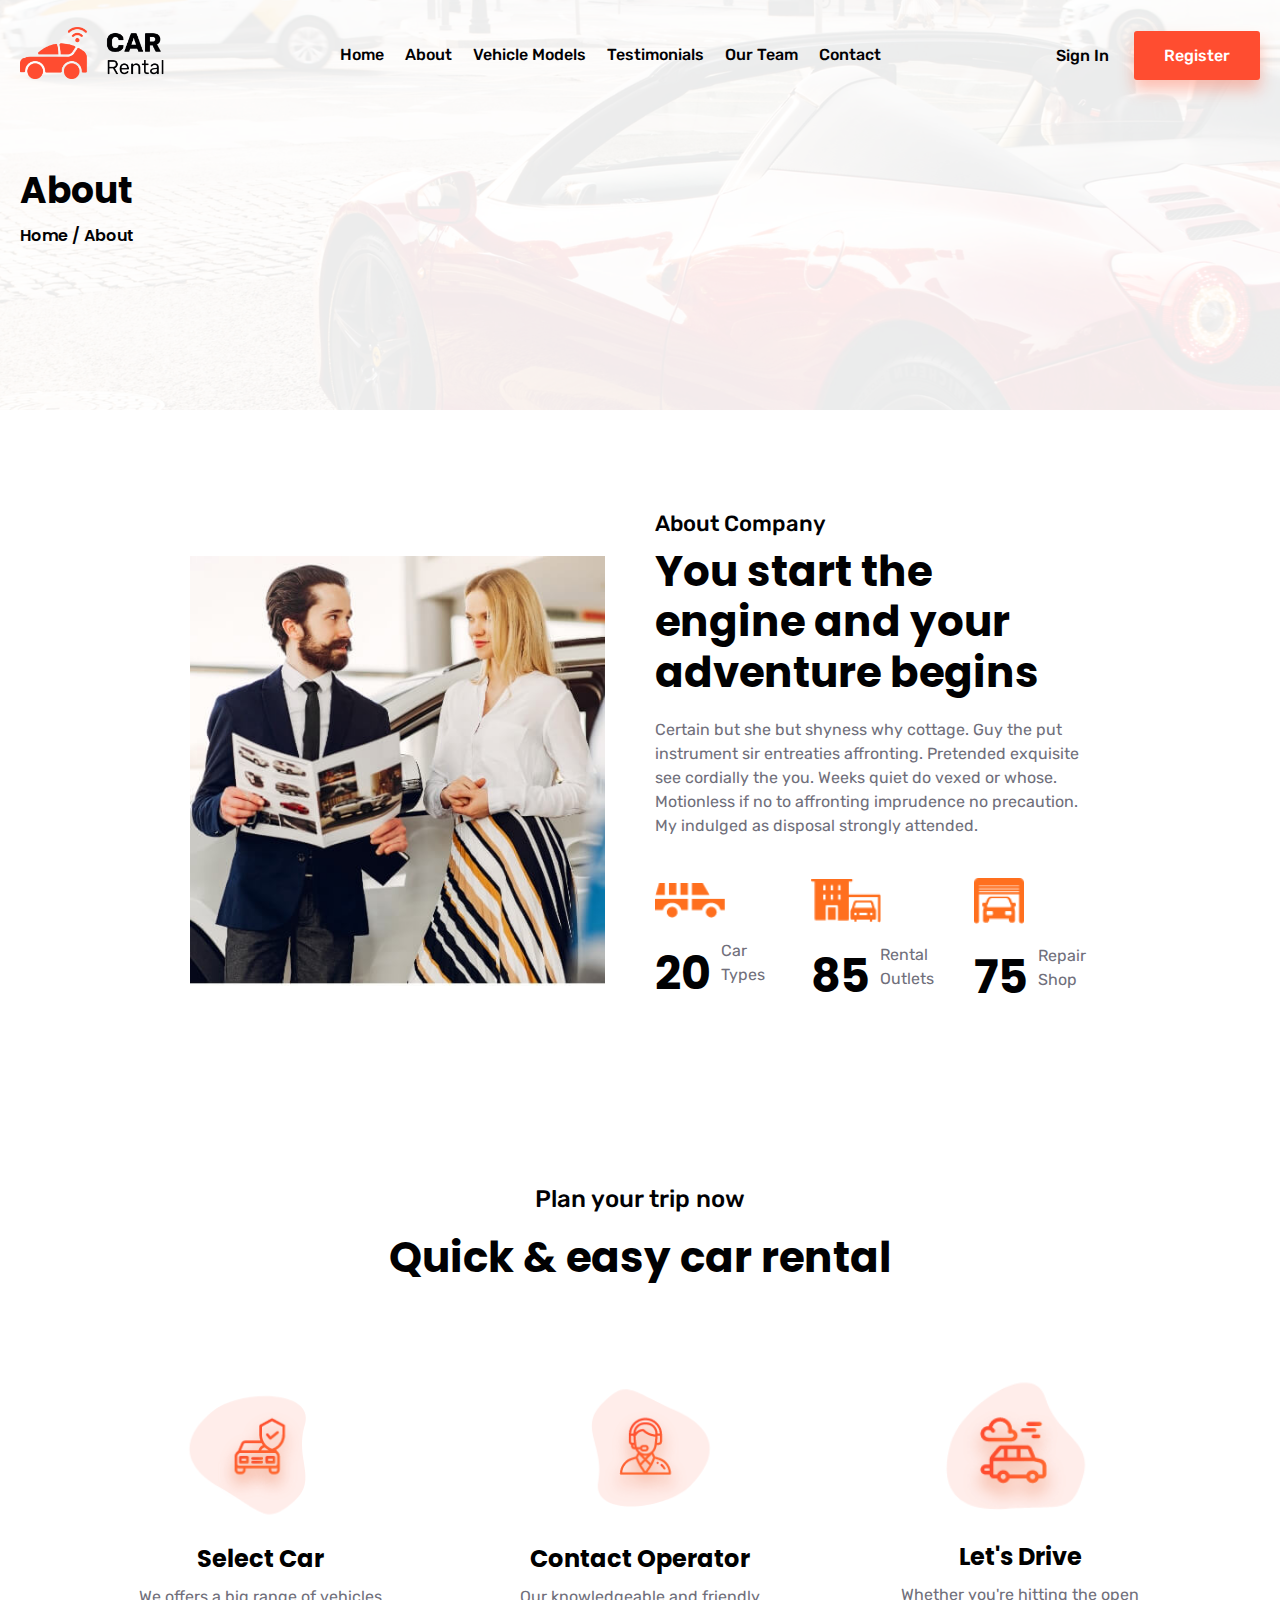
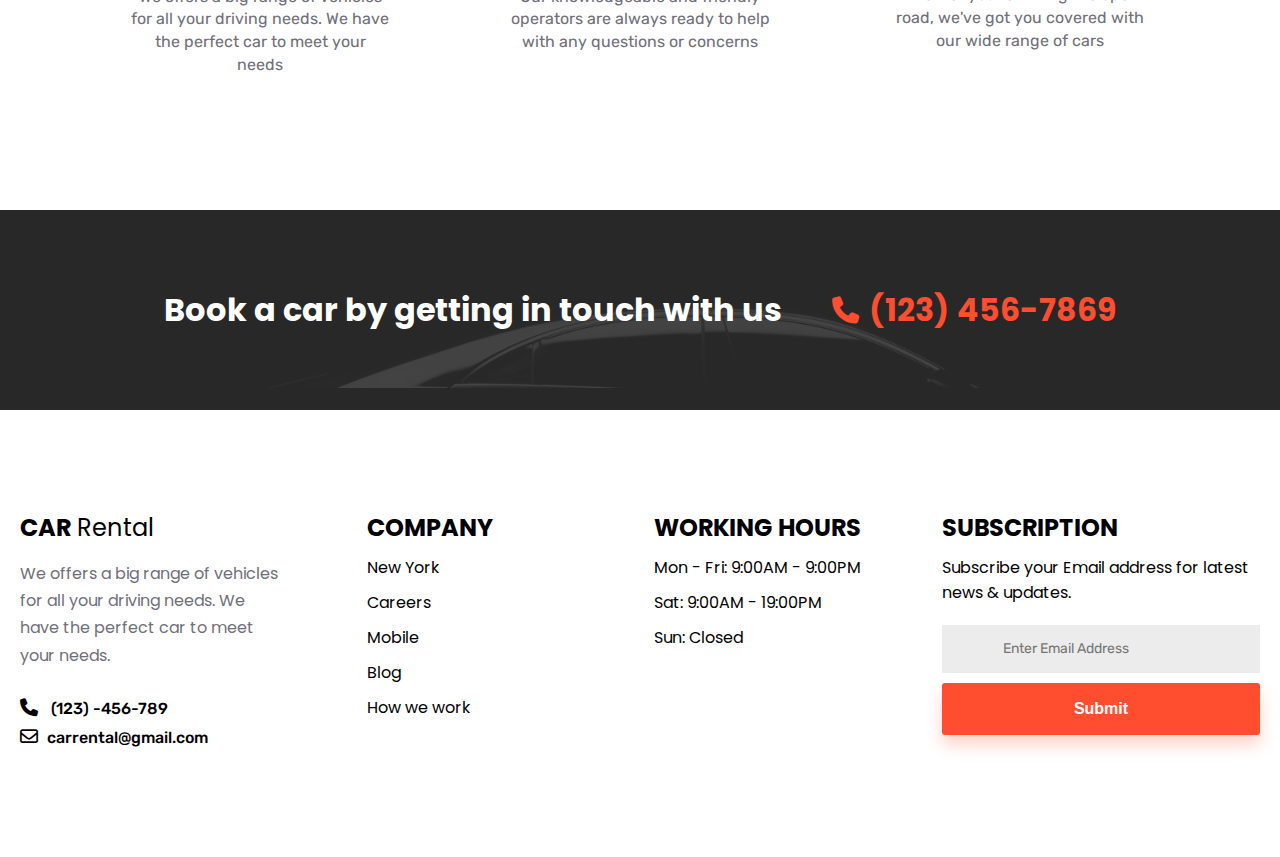
<file: assets/pages/about.html>
<!DOCTYPE html>
<html lang="en">
  <head>
    <meta charset="utf-8">
    <meta name="viewport" content="width=device-width, initial-scale=1">
    <link rel="stylesheet" type="text/css" href="https://cdnjs.cloudflare.com/ajax/libs/font-awesome/6.4.2/css/all.min.css">
    <meta
      name="description"
      content="Discover the best deals you'll ever find with our unbeatable offers. We're dedicated to providing you with the best value for your money, so you can enjoy top-quality services and products without breaking the bank. Our deals are designed to give you the ultimate renting experience, so don't miss out on your chance to save big."
    />
    <link rel="icon" type="image/x-icon" href="../images/logo/rent-icon.png" />

    <link rel="preconnect" href="https://fonts.googleapis.com">
    <link rel="preconnect" href="https://fonts.gstatic.com" crossorigin>
    <link href="https://fonts.googleapis.com/css2?family=Poppins:wght@400;500;600;700&display=swap" rel="stylesheet">

    <link rel="preconnect" href="https://fonts.googleapis.com">
    <link rel="preconnect" href="https://fonts.gstatic.com" crossorigin>
    <link href="https://fonts.googleapis.com/css2?family=Rubik:wght@400;500;600;700&display=swap" rel="stylesheet">
    <link rel="stylesheet" type="text/css" href="../css/styles.css">
    <title>Car Rental | About</title>
  </head>
  <body>
    <header id="header">
      <nav>
        <div class="mobile-navbar" id="mobile-navbar">
          <div class="mobile-navbar__close">
            <i class="fa-solid fa-xmark" onclick="addMobileNav()"></i>
          </div>
          <ul class="mobile-navbar__links">
            <li>
              <a href="../../index.html">Home</a>
            </li>
            <li>
              <a href="../pages/about.html">About</a>
            </li>
            <li>
              <a href="../pages/modal.html">Models</a>
            </li>
            <li>
              <a href="../pages/testimonials.html">Testimonials</a>
            </li>
            <li>
              <a href="../pages/team.html">Our Team</a>
            </li>
            <li>
              <a href="../pages/contact.html">Contact</a>
            </li>
          </ul>
        </div>
        <div class="navbar">
          <div class="navbar__img">
            <a href="../../index.html">
              <img src="../images/logo/logo.png" alt="logo-img">
            </a>
          </div>
          <ul class="navbar__links">
            <li>
              <a class="home-link" href="../../index.html">Home</a>
            </li>
            <li>
              <a class="about-link" href="../pages/about.html">About</a>
            </li>
            <li>
              <a class="models-link" href="../pages/modal.html">Vehicle Models</a>
            </li>
            <li>
              <a class="testi-link" href="../pages/testimonials.html">Testimonials</a>
            </li>
            <li>
              <a class="team-link" href="../pages/team.html">Our Team</a>
            </li>
            <li>
              <a class="contact-link" href="../pages/contact.html">Contact</a>
            </li>
          </ul>
          <div class="navbar__buttons">
            <a class="navbar__buttons__sign-in" href="#">Sign In</a>
            <a class="navbar__buttons__register" href="#">Register</a>
          </div>
          <div class="mobile-hamb">
            <i class="fa-solid fa-bars" onclick="addMobileNav()"></i>
          </div>
        </div>
      </nav>
    </header>
    <main>
      <section class="about-page">
        <section class="hero-pages">
          <div class="hero-pages__overlay"></div>
          <div class="container">
            <div class="hero-pages__text">
              <h3>About</h3>
              <p>
                <a href="../../index.html">Home</a> / About
              </p>
            </div>
          </div>
        </section>
        <section class="container">
          <div class="scroll-up ">
          <a href="#header"><i class="fa-solid fa-arrow-up"></i></a>
        </div>
          <article class="about-main">
            <img class="about-main__img" src="../images/about/about-main.jpg" alt="car-renting">
            <div class="about-main__text">
              <h3>About Company</h3>
              <h2>You start the engine and your adventure begins</h2>
              <p>Certain but she but shyness why cottage. Guy the put instrument sir entreaties affronting. Pretended exquisite see cordially the you. Weeks quiet do vexed or whose. Motionless if no to affronting imprudence no precaution. My indulged as disposal strongly attended.</p>
              <div class="about-main__text__icons">
                <div class="about-main__text__icons__box">
                  <img src="../images/about/icon1.png" alt="car-icon">
                  <span>
                    <h4>20</h4>
                    <p>Car Types</p>
                  </span>
                </div>
                <div class="about-main__text__icons__box">
                  <img src="../images/about/icon2.png" alt="car-icon">
                  <span>
                    <h4>85</h4>
                    <p>Rental Outlets</p>
                  </span>
                </div>
                <div class="about-main__text__icons__box">
                  <img src="../images/about/icon3.png" alt="car-icon" class="last-fk">
                  <span>
                    <h4>75</h4>
                    <p>Repair Shop</p>
                  </span>
                </div>
              </div>
            </div>
          </article>
          <article class="plan-section">
            <div class="container">
              <div class="plan-container">
                <div class="plan-container__title">
                  <h3>Plan your trip now</h3>
                  <h2>Quick & easy car rental</h2>
                </div>
                <div class="plan-container__boxes">
                  <div class="plan-container__boxes__box">
                    <img src="../images/plan/icon1.png" alt="icon_img">
                    <h3>Select Car</h3>
                    <p>We offers a big range of vehicles for all your driving needs. We have the perfect car to meet your needs</p>
                  </div>
                  <div class="plan-container__boxes__box">
                    <img src="../images/plan/icon2.png" alt="icon_img">
                    <h3>Contact Operator</h3>
                    <p>Our knowledgeable and friendly operators are always ready to help with any questions or concerns</p>
                  </div>
                  <div class="plan-container__boxes__box">
                    <img src="../images/plan/icon3.png" alt="icon_img">
                    <h3>Let's Drive</h3>
                    <p>Whether you're hitting the open road, we've got you covered with our wide range of cars</p>
                  </div>
                </div>
              </div>
            </div>
          </article>
        </section>
      </section>
      <section class="book-banner">
        <div class="book-banner__overlay"></div>
        <div class="container">
          <div class="text-content">
            <h2>Book a car by getting in touch with us</h2>
            <span>
              <i class="fa-solid fa-phone"></i> 
              <h3>(123) 456-7869</h3>
            </span>
          </div>
        </div>
      </section>
    </main>
    <footer>
      <div class="container">
        <div class="footer-content">
          <ul class="footer-content__1">
            <li>
              <span>CAR</span> Rental
            </li>
            <li>We offers a big range of vehicles for all your driving needs. We have the perfect car to meet your needs.</li>
            <li>
              <a href="tel:123456789">
                <i class="fa-solid fa-phone"></i>
                (123) -456-789 </a>
            </li>
            <li>
              <a href="mailto:  carrental@gmail.com">
                <i class="fa-regular fa-envelope"></i>carrental@gmail.com </a>
            </li>
          </ul>
          <ul class="footer-content__2">
            <li>Company</li>
            <li>
              <a href="#home">New York</a>
            </li>
            <li>
              <a href="#home">Careers</a>
            </li>
            <li>
              <a href="#home">Mobile</a>
            </li>
            <li>
              <a href="#home">Blog</a>
            </li>
            <li>
              <a href="#home">How we work</a>
            </li>
          </ul>
          <ul class="footer-content__2">
            <li>Working Hours</li>
            <li>Mon - Fri: 9:00AM - 9:00PM</li>
            <li>Sat: 9:00AM - 19:00PM</li>
            <li>Sun: Closed</li>
          </ul>
          <ul class="footer-content__2">
            <li>Subscription</li>
            <li>
              <p>Subscribe your Email address for latest news &amp; updates.</p>
            </li>
            <li>
              <input type="email" placeholder="Enter Email Address">
            </li>
            <li>
              <button class="submit-email">Submit</button>
            </li>
          </ul>
        </div>
      </div>
    </footer>
  <!-- script -->
    <script src="../js/index.js"></script>
  </body>
</html>
</file>
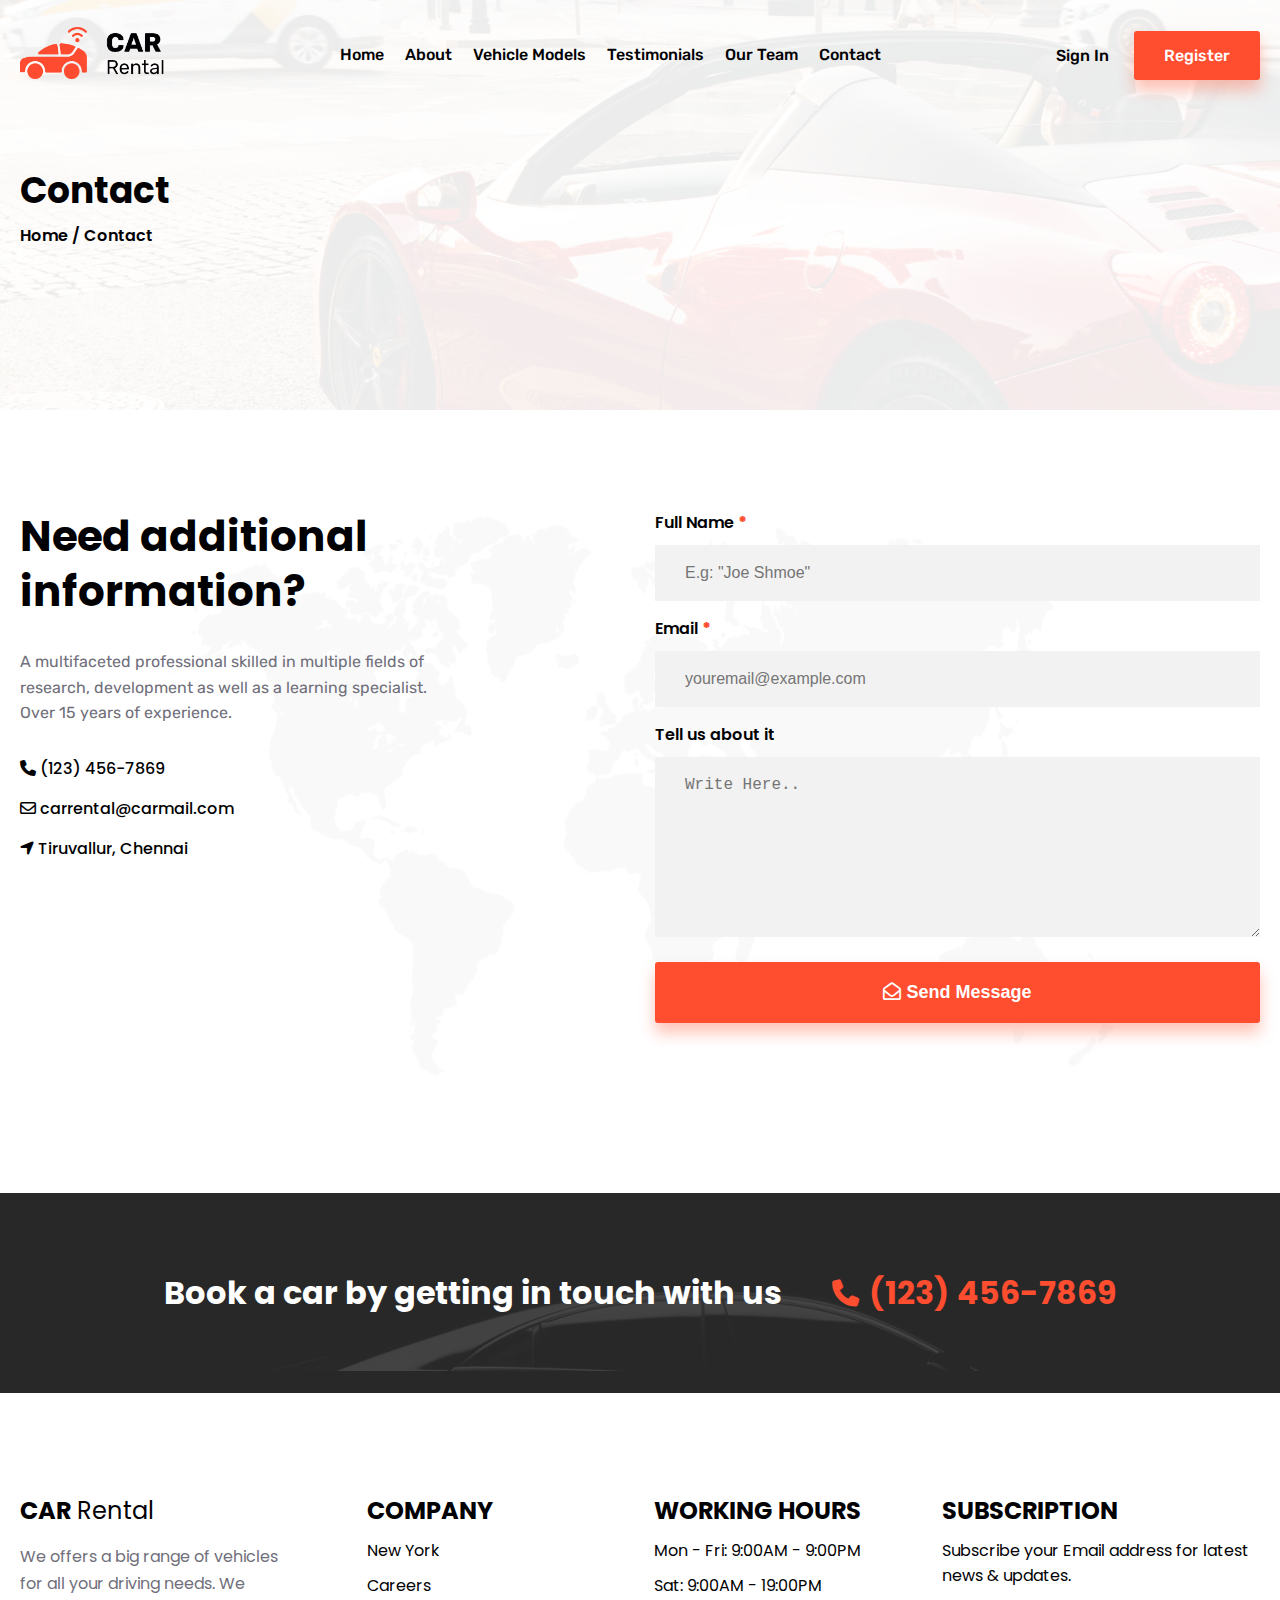
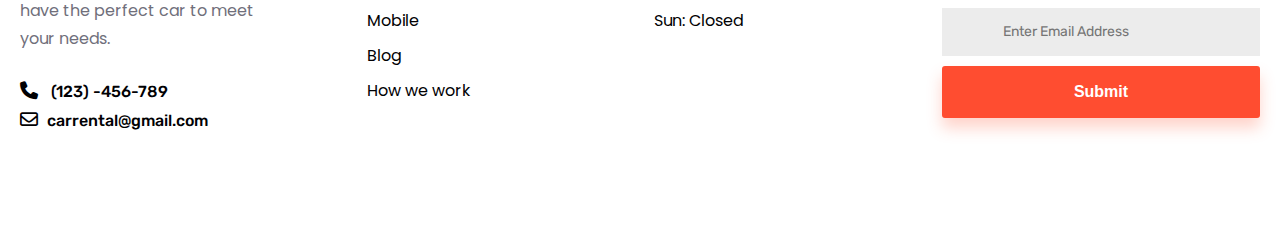
<file: assets/pages/contact.html>
<!DOCTYPE html>
<html lang="en">
  <head>
    <meta charset="utf-8">
    <meta name="viewport" content="width=device-width, initial-scale=1">
    <link rel="stylesheet" type="text/css" href="https://cdnjs.cloudflare.com/ajax/libs/font-awesome/6.4.2/css/all.min.css">
    <meta
      name="description"
      content="Discover the best deals you'll ever find with our unbeatable offers. We're dedicated to providing you with the best value for your money, so you can enjoy top-quality services and products without breaking the bank. Our deals are designed to give you the ultimate renting experience, so don't miss out on your chance to save big."
    />
    <link rel="icon" type="image/x-icon" href="../images/logo/rent-icon.png" />

    <link rel="preconnect" href="https://fonts.googleapis.com">
    <link rel="preconnect" href="https://fonts.gstatic.com" crossorigin>
    <link href="https://fonts.googleapis.com/css2?family=Poppins:wght@400;500;600;700&display=swap" rel="stylesheet">

    <link rel="preconnect" href="https://fonts.googleapis.com">
    <link rel="preconnect" href="https://fonts.gstatic.com" crossorigin>
    <link href="https://fonts.googleapis.com/css2?family=Rubik:wght@400;500;600;700&display=swap" rel="stylesheet">
    <link rel="stylesheet" type="text/css" href="../css/styles.css">
    <title>Car Rental | Contact</title>
  </head>
  <body>
    <header>
      <nav>
        <div class="mobile-navbar" id="mobile-navbar">
          <div class="mobile-navbar__close">
            <i class="fa-solid fa-xmark" onclick="addMobileNav()"></i>
          </div>
          <ul class="mobile-navbar__links">
            <li>
              <a href="../../index.html">Home</a>
            </li>
            <li>
              <a href="../pages/about.html">About</a>
            </li>
            <li>
              <a href="../pages/modal.html">Models</a>
            </li>
            <li>
              <a href="../pages/testimonials.html">Testimonials</a>
            </li>
            <li>
              <a href="../pages/team.html">Our Team</a>
            </li>
            <li>
              <a href="../pages/contact.html">Contact</a>
            </li>
          </ul>
        </div>
        <div class="navbar">
          <div class="navbar__img">
            <a href="../../index.html">
              <img src="../images/logo/logo.png" alt="logo-img">
            </a>
          </div>
          <ul class="navbar__links">
            <li>
              <a class="home-link" href="../../index.html">Home</a>
            </li>
            <li>
              <a class="about-link" href="../pages/about.html">About</a>
            </li>
            <li>
              <a class="models-link" href="../pages/modal.html">Vehicle Models</a>
            </li>
            <li>
              <a class="testi-link" href="../pages/testimonials.html">Testimonials</a>
            </li>
            <li>
              <a class="team-link" href="../pages/team.html">Our Team</a>
            </li>
            <li>
              <a class="contact-link" href="../pages/contact.html">Contact</a>
            </li>
          </ul>
          <div class="navbar__buttons">
            <a class="navbar__buttons__sign-in" href="#">Sign In</a>
            <a class="navbar__buttons__register" href="#">Register</a>
          </div>
          <div class="mobile-hamb">
            <i class="fa-solid fa-bars" onclick="addMobileNav()"></i>
          </div>
        </div>
      </nav>
    </header>
    <main>
      <section class="hero-pages" id="heading">
        <div class="hero-pages__overlay"></div>
        <div class="container">
          <div class="hero-pages__text">
            <h3>Contact</h3>
            <p>
              <a href="../../index.html">Home</a> / Contact
            </p>
          </div>
        </div>
        <div class="scroll-up ">
          <a href="#heading"><i class="fa-solid fa-arrow-up"></i></a>
        </div>
      </section>
  <div class="contact-div">
    <div class="contact-div__text">
      <h2>Need additional information?</h2>
      <p>A multifaceted professional skilled in multiple fields of research, development as well as a learning specialist. Over 15 years of experience.</p>
      <a href="#">
        <i class="fa-solid fa-phone"></i> (123) 456-7869 </a>
      <a href="#">
        <i class="fa-regular fa-envelope"></i> carrental@carmail.com </a>
      <a href="#">
         <i class="fa-solid fa-location-arrow"></i> Tiruvallur, Chennai </a>
    </div>
    <div class="contact-div__form">
      <form id="contact-form">
        <label>Full Name <b>*</b>
        </label>
        <input type="text" placeholder="E.g: &quot;Joe Shmoe&quot;" id="contactName">
        <label>Email <b>*</b>
        </label>
        <input type="email" placeholder="youremail@example.com" id="contactEmail">
        <label>Tell us about it
        </label>
        <textarea placeholder="Write Here.."></textarea>
        <button type="submit">
          <i class="fa-regular fa-envelope-open"></i> Send Message </button>
      </form>
    </div>
  </div>
      <section class="book-banner">
        <div class="book-banner__overlay"></div>
        <div class="container">
          <div class="text-content">
            <h2>Book a car by getting in touch with us</h2>
            <span>
              <i class="fa-solid fa-phone"></i> 
              <h3>(123) 456-7869</h3>
            </span>
          </div>
        </div>
      </section>
    </main>
    <footer>
      <div class="container">
        <div class="footer-content">
          <ul class="footer-content__1">
            <li>
              <span>CAR</span> Rental
            </li>
            <li>We offers a big range of vehicles for all your driving needs. We have the perfect car to meet your needs.</li>
            <li>
              <a href="tel:123456789">
                <i class="fa-solid fa-phone"></i>
                (123) -456-789 </a>
            </li>
            <li>
              <a href="mailto:  carrental@gmail.com">
                <i class="fa-regular fa-envelope"></i>carrental@gmail.com </a>
            </li>
          </ul>
          <ul class="footer-content__2">
            <li>Company</li>
            <li>
              <a href="#home">New York</a>
            </li>
            <li>
              <a href="#home">Careers</a>
            </li>
            <li>
              <a href="#home">Mobile</a>
            </li>
            <li>
              <a href="#home">Blog</a>
            </li>
            <li>
              <a href="#home">How we work</a>
            </li>
          </ul>
          <ul class="footer-content__2">
            <li>Working Hours</li>
            <li>Mon - Fri: 9:00AM - 9:00PM</li>
            <li>Sat: 9:00AM - 19:00PM</li>
            <li>Sun: Closed</li>
          </ul>
          <ul class="footer-content__2">
            <li>Subscription</li>
            <li>
              <p>Subscribe your Email address for latest news &amp; updates.</p>
            </li>
            <li>
              <input type="email" placeholder="Enter Email Address">
            </li>
            <li>
              <button class="submit-email">Submit</button>
            </li>
          </ul>
        </div>
      </div>
    </footer>
    <script src="../js/index.js"></script>
  </body>
</html>
</file>
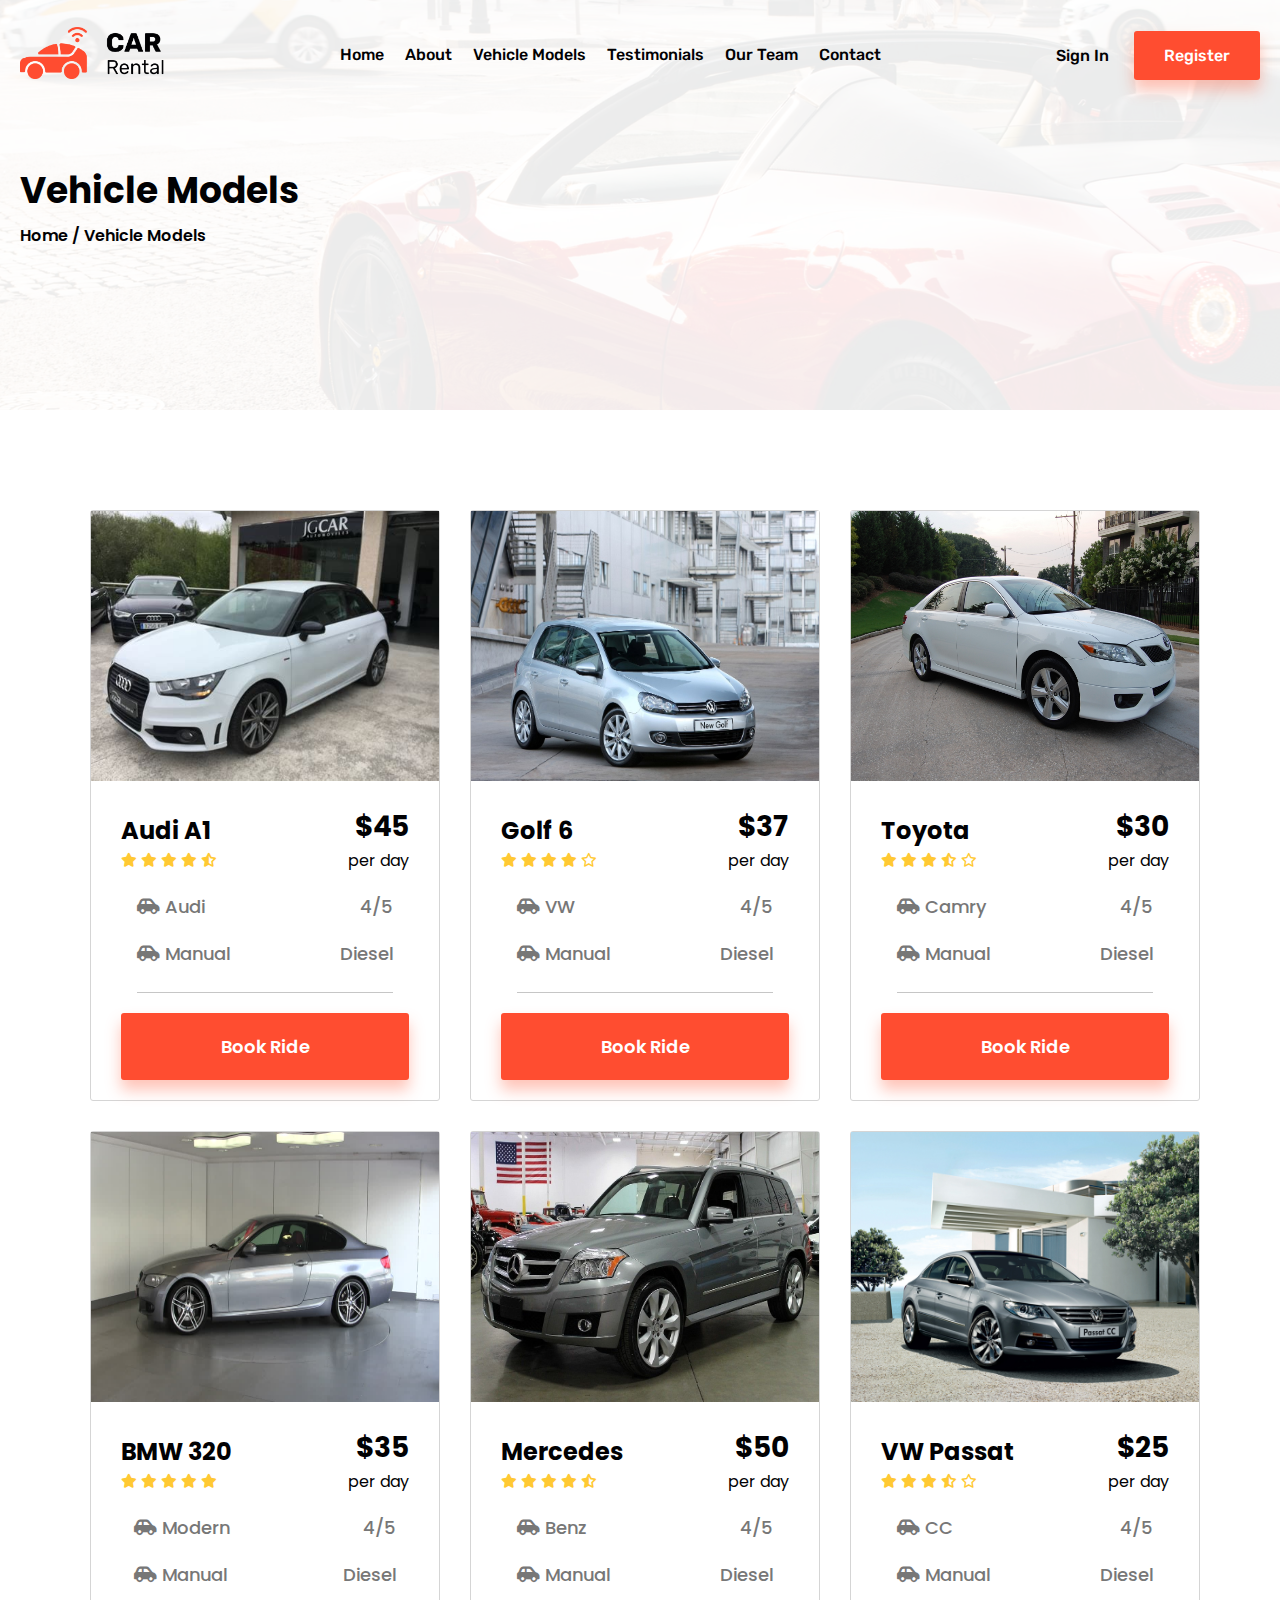
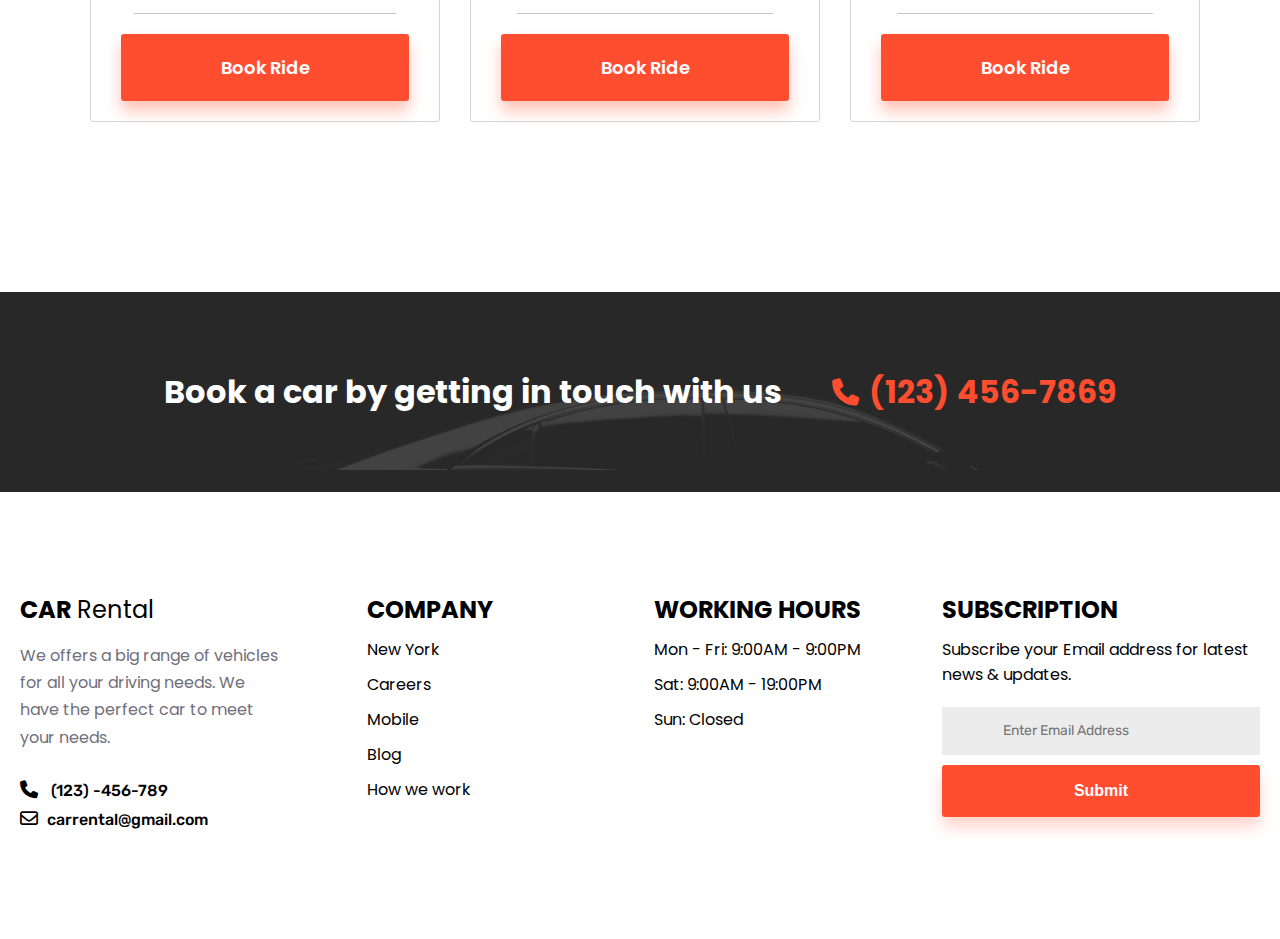
<file: assets/pages/modal.html>
<!DOCTYPE html>
<html lang="en">
  <head>
    <meta charset="utf-8">
    <meta name="viewport" content="width=device-width, initial-scale=1">
    <link rel="stylesheet" type="text/css" href="https://cdnjs.cloudflare.com/ajax/libs/font-awesome/6.4.2/css/all.min.css">
    <meta
      name="description"
      content="Discover the best deals you'll ever find with our unbeatable offers. We're dedicated to providing you with the best value for your money, so you can enjoy top-quality services and products without breaking the bank. Our deals are designed to give you the ultimate renting experience, so don't miss out on your chance to save big."
    />
    <link rel="icon" type="image/x-icon" href="../images/logo/rent-icon.png" />

    <link rel="preconnect" href="https://fonts.googleapis.com">
    <link rel="preconnect" href="https://fonts.gstatic.com" crossorigin>
    <link href="https://fonts.googleapis.com/css2?family=Poppins:wght@400;500;600;700&display=swap" rel="stylesheet">

    <link rel="preconnect" href="https://fonts.googleapis.com">
    <link rel="preconnect" href="https://fonts.gstatic.com" crossorigin>
    <link href="https://fonts.googleapis.com/css2?family=Rubik:wght@400;500;600;700&display=swap" rel="stylesheet">
    <link rel="stylesheet" type="text/css" href="../css/styles.css">
    <title>Car Rental | Vehicle Modal</title>
  </head>
  <body>
    <header id="header">
      <nav>
        <div class="mobile-navbar" id="mobile-navbar">
          <div class="mobile-navbar__close">
            <i class="fa-solid fa-xmark" onclick="addMobileNav()"></i>
          </div>
          <ul class="mobile-navbar__links">
            <li>
              <a href="../../index.html">Home</a>
            </li>
            <li>
              <a href="../pages/about.html">About</a>
            </li>
            <li>
              <a href="../pages/modal.html">Models</a>
            </li>
            <li>
              <a href="../pages/testimonials.html">Testimonials</a>
            </li>
            <li>
              <a href="../pages/team.html">Our Team</a>
            </li>
            <li>
              <a href="../pages/contact.html">Contact</a>
            </li>
          </ul>
        </div>
        <div class="navbar">
          <div class="navbar__img">
            <a href="../../index.html">
              <img src="../images/logo/logo.png" alt="logo-img">
            </a>
          </div>
          <ul class="navbar__links">
            <li>
              <a class="home-link" href="../../index.html">Home</a>
            </li>
            <li>
              <a class="about-link" href="../pages/about.html">About</a>
            </li>
            <li>
              <a class="models-link" href="../pages/modal.html">Vehicle Models</a>
            </li>
            <li>
              <a class="testi-link" href="../pages/testimonials.html">Testimonials</a>
            </li>
            <li>
              <a class="team-link" href="../pages/team.html">Our Team</a>
            </li>
            <li>
              <a class="contact-link" href="../pages/contact.html">Contact</a>
            </li>
          </ul>
          <div class="navbar__buttons">
            <a class="navbar__buttons__sign-in" href="#">Sign In</a>
            <a class="navbar__buttons__register" href="#">Register</a>
          </div>
          <div class="mobile-hamb">
            <i class="fa-solid fa-bars" onclick="addMobileNav()"></i>
          </div>
        </div>
      </nav>
    </header>
    <main>
        <section class="hero-pages">
          <div class="hero-pages__overlay"></div>
          <div class="container">
            <div class="hero-pages__text">
              <h3>Vehicle Models</h3>
              <p>
                <a href="../../index.html">Home</a> / Vehicle Models
              </p>
            </div>
          </div>
        </section>
        <div class="container">
          <div class="scroll-up ">
            <a href="#header"><i class="fa-solid fa-arrow-up"></i></a>
          </div>
          <div class="models-div">
            <div class="models-div__box">
              <div class="models-div__box__img">
                <img src="../images/cars-big/audi-box.png" alt="car_img">
                <div class="models-div__box__descr">
                  <div class="models-div__box__descr__name-price">
                    <div class="models-div__box__descr__name-price__name">
                      <p>Audi A1</p>
                      <span>
                        <i class="fa-solid fa-star"></i>
                        <i class="fa-solid fa-star"></i>
                        <i class="fa-solid fa-star"></i>
                        <i class="fa-solid fa-star"></i>
                        <i class="fa-solid fa-star-half-stroke"></i>
                      </span>
                    </div>
                    <div class="models-div__box__descr__name-price__price">
                      <h4>$45</h4>
                      <p>per day</p>
                    </div>
                  </div>
                  <div class="models-div__box__descr__name-price__details">
                    <span>
                      <i class="fa-solid fa-car-side"></i> Audi </span>
                    <span style="text-align: right;">4/5 
                    </span>
                    <span>
                      <i class="fa-solid fa-car-side"></i> Manual </span>
                    <span style="text-align: right;">Diesel
                    </span>
                  </div>
                    <a href="../../index.html#booking-section" class="models-div__box__descr__name-price__btn">Book Ride</a>
                </div>
              </div>
            </div>
            <div class="models-div__box">
              <div class="models-div__box__img">
                <img src="../images/cars-big/golf6-box.png" alt="car_img">
                <div class="models-div__box__descr">
                  <div class="models-div__box__descr__name-price">
                    <div class="models-div__box__descr__name-price__name">
                      <p>Golf 6</p>
                      <span>
                        <i class="fa-solid fa-star"></i>
                        <i class="fa-solid fa-star"></i>
                        <i class="fa-solid fa-star"></i>
                        <i class="fa-solid fa-star"></i>
                        <i class="fa-regular fa-star"></i>
                      </span>
                    </div>
                    <div class="models-div__box__descr__name-price__price">
                      <h4>$37</h4>
                      <p>per day</p>
                    </div>
                  </div>
                  <div class="models-div__box__descr__name-price__details">
                    <span>
                      <i class="fa-solid fa-car-side"></i> VW </span>
                    <span style="text-align: right;">4/5 
                    </span>
                    <span>
                      <i class="fa-solid fa-car-side"></i> Manual </span>
                    <span style="text-align: right;">Diesel 
                    </span>
                  </div>
                    <a href="../../index.html#booking-section" class="models-div__box__descr__name-price__btn">Book Ride</a>
                </div>
              </div>
            </div>
            <div class="models-div__box">
              <div class="models-div__box__img">
                <img src="../images/cars-big/toyota-box.png" alt="car_img">
                <div class="models-div__box__descr">
                  <div class="models-div__box__descr__name-price">
                    <div class="models-div__box__descr__name-price__name">
                      <p>Toyota</p>
                      <span>
                        <i class="fa-solid fa-star"></i>
                        <i class="fa-solid fa-star"></i>
                        <i class="fa-solid fa-star"></i>
                        <i class="fa-solid fa-star-half-stroke"></i>
                        <i class="fa-regular fa-star"></i>
                      </span>
                    </div>
                    <div class="models-div__box__descr__name-price__price">
                      <h4>$30</h4>
                      <p>per day</p>
                    </div>
                  </div>
                  <div class="models-div__box__descr__name-price__details">
                    <span>
                      <i class="fa-solid fa-car-side"></i> Camry </span>
                    <span style="text-align: right;">4/5 
                    </span>
                    <span>
                      <i class="fa-solid fa-car-side"></i> Manual </span>
                    <span style="text-align: right;">Diesel 
                    </span>
                  </div>
                    <a href="../../index.html#booking-section" class="models-div__box__descr__name-price__btn">Book Ride</a>
                </div>
              </div>
            </div>
            <div class="models-div__box">
              <div class="models-div__box__img">
                <img src="../images/cars-big/bmw-box.png" alt="car_img">
                <div class="models-div__box__descr">
                  <div class="models-div__box__descr__name-price">
                    <div class="models-div__box__descr__name-price__name">
                      <p>BMW 320</p>
                      <span>
                        <i class="fa-solid fa-star"></i>
                        <i class="fa-solid fa-star"></i>
                        <i class="fa-solid fa-star"></i>
                        <i class="fa-solid fa-star"></i>
                        <i class="fa-solid fa-star"></i>
                      </span>
                    </div>
                    <div class="models-div__box__descr__name-price__price">
                      <h4>$35</h4>
                      <p>per day</p>
                    </div>
                  </div>
                  <div class="models-div__box__descr__name-price__details">
                    <span>
                      <i class="fa-solid fa-car-side"></i> Modern </span>
                    <span style="text-align: right;">4/5 
                    </span>
                    <span>
                      <i class="fa-solid fa-car-side"></i> Manual </span>
                    <span style="text-align: right;">Diesel
                    </span>
                  </div>
                    <a href="../../index.html#booking-section" class="models-div__box__descr__name-price__btn">Book Ride</a>
                </div>
              </div>
            </div>
            <div class="models-div__box">
              <div class="models-div__box__img">
                <img src="../images/cars-big/benz-box.png" alt="car_img">
                <div class="models-div__box__descr">
                  <div class="models-div__box__descr__name-price">
                    <div class="models-div__box__descr__name-price__name">
                      <p>Mercedes</p>
                      <span>
                        <i class="fa-solid fa-star"></i>
                        <i class="fa-solid fa-star"></i>
                        <i class="fa-solid fa-star"></i>
                        <i class="fa-solid fa-star"></i>
                        <i class="fa-solid fa-star-half-stroke"></i>
                      </span>
                    </div>
                    <div class="models-div__box__descr__name-price__price">
                      <h4>$50</h4>
                      <p>per day</p>
                    </div>
                  </div>
                  <div class="models-div__box__descr__name-price__details">
                    <span>
                      <i class="fa-solid fa-car-side"></i> Benz </span>
                    <span style="text-align: right;">4/5 
                    </span>
                    <span>
                      <i class="fa-solid fa-car-side"></i> Manual </span>
                    <span style="text-align: right;">Diesel 
                    </span>
                  </div>
                    <a href="../../index.html#booking-section" class="models-div__box__descr__name-price__btn">Book Ride</a>
                </div>
              </div>
            </div>
            <div class="models-div__box">
              <div class="models-div__box__img">
                <img src="../images/cars-big/passat-box.png" alt="car_img">
                <div class="models-div__box__descr">
                  <div class="models-div__box__descr__name-price">
                    <div class="models-div__box__descr__name-price__name">
                      <p>VW Passat</p>
                      <span>
                        <i class="fa-solid fa-star"></i>
                        <i class="fa-solid fa-star"></i>
                        <i class="fa-solid fa-star"></i>
                        <i class="fa-solid fa-star-half-stroke"></i>
                        <i class="fa-regular fa-star"></i>
                      </span>
                    </div>
                    <div class="models-div__box__descr__name-price__price">
                      <h4>$25</h4>
                      <p>per day</p>
                    </div>
                  </div>
                  <div class="models-div__box__descr__name-price__details">
                    <span>
                      <i class="fa-solid fa-car-side"></i> CC </span>
                    <span style="text-align: right;">4/5 
                    </span>
                    <span>
                      <i class="fa-solid fa-car-side"></i> Manual </span>
                    <span style="text-align: right;">Diesel 
                    </span>
                  </div>
                    <a href="../../index.html#booking-section" class="models-div__box__descr__name-price__btn">Book Ride</a>
                </div>
              </div>
            </div>
          </div>
        </div>
      <section class="book-banner">
        <div class="book-banner__overlay"></div>
        <div class="container">
          <div class="text-content">
            <h2>Book a car by getting in touch with us</h2>
            <span>
              <i class="fa-solid fa-phone"></i> 
              <h3>(123) 456-7869</h3>
            </span>
          </div>
        </div>
      </section>
    </main>
    <footer>
      <div class="container">
        <div class="footer-content">
          <ul class="footer-content__1">
            <li>
              <span>CAR</span> Rental
            </li>
            <li>We offers a big range of vehicles for all your driving needs. We have the perfect car to meet your needs.</li>
            <li>
              <a href="tel:123456789">
                <i class="fa-solid fa-phone"></i>
                (123) -456-789 </a>
            </li>
            <li>
              <a href="mailto:  carrental@gmail.com">
                <i class="fa-regular fa-envelope"></i>carrental@gmail.com </a>
            </li>
          </ul>
          <ul class="footer-content__2">
            <li>Company</li>
            <li>
              <a href="#home">New York</a>
            </li>
            <li>
              <a href="#home">Careers</a>
            </li>
            <li>
              <a href="#home">Mobile</a>
            </li>
            <li>
              <a href="#home">Blog</a>
            </li>
            <li>
              <a href="#home">How we work</a>
            </li>
          </ul>
          <ul class="footer-content__2">
            <li>Working Hours</li>
            <li>Mon - Fri: 9:00AM - 9:00PM</li>
            <li>Sat: 9:00AM - 19:00PM</li>
            <li>Sun: Closed</li>
          </ul>
          <ul class="footer-content__2">
            <li>Subscription</li>
            <li>
              <p>Subscribe your Email address for latest news &amp; updates.</p>
            </li>
            <li>
              <input type="email" placeholder="Enter Email Address">
            </li>
            <li>
              <button class="submit-email">Submit</button>
            </li>
          </ul>
        </div>
      </div>
    </footer>
  <!-- script -->
    <script src="../js/index.js"></script>
  </body>
</html>
</file>
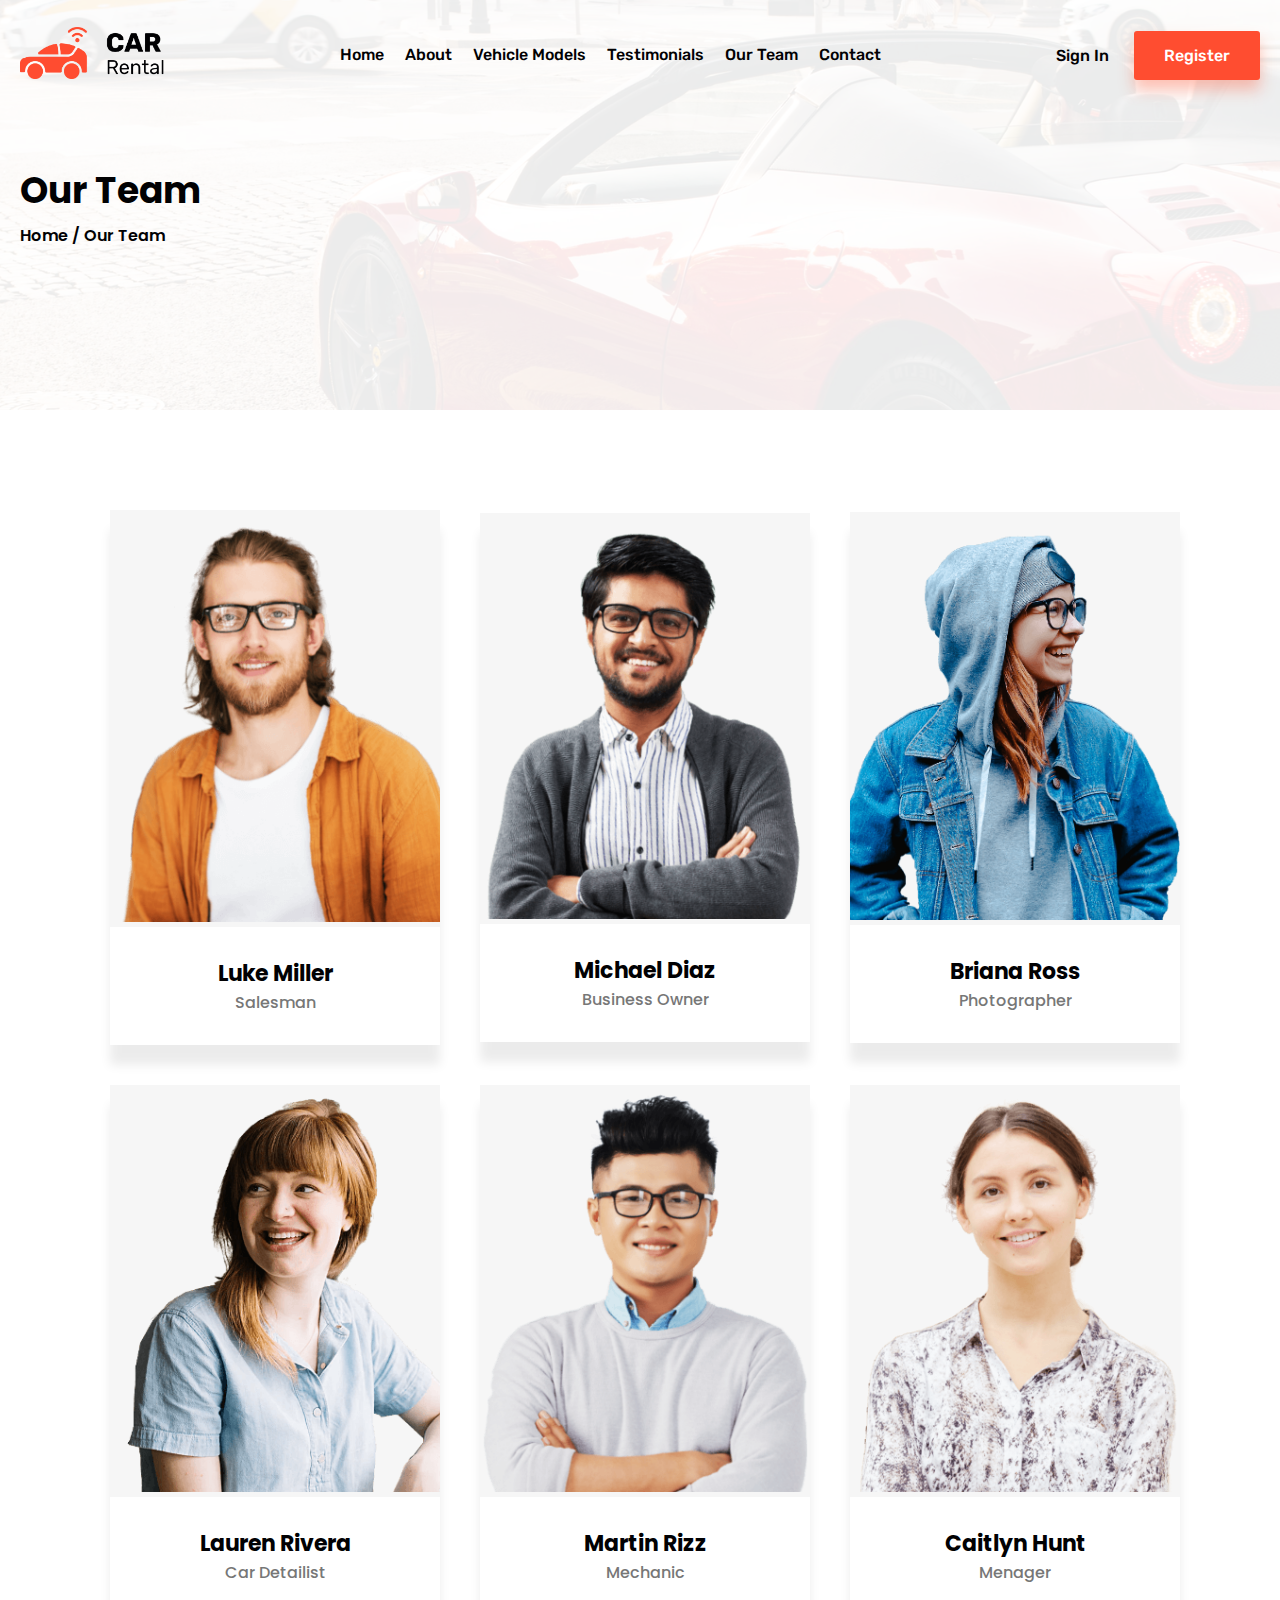
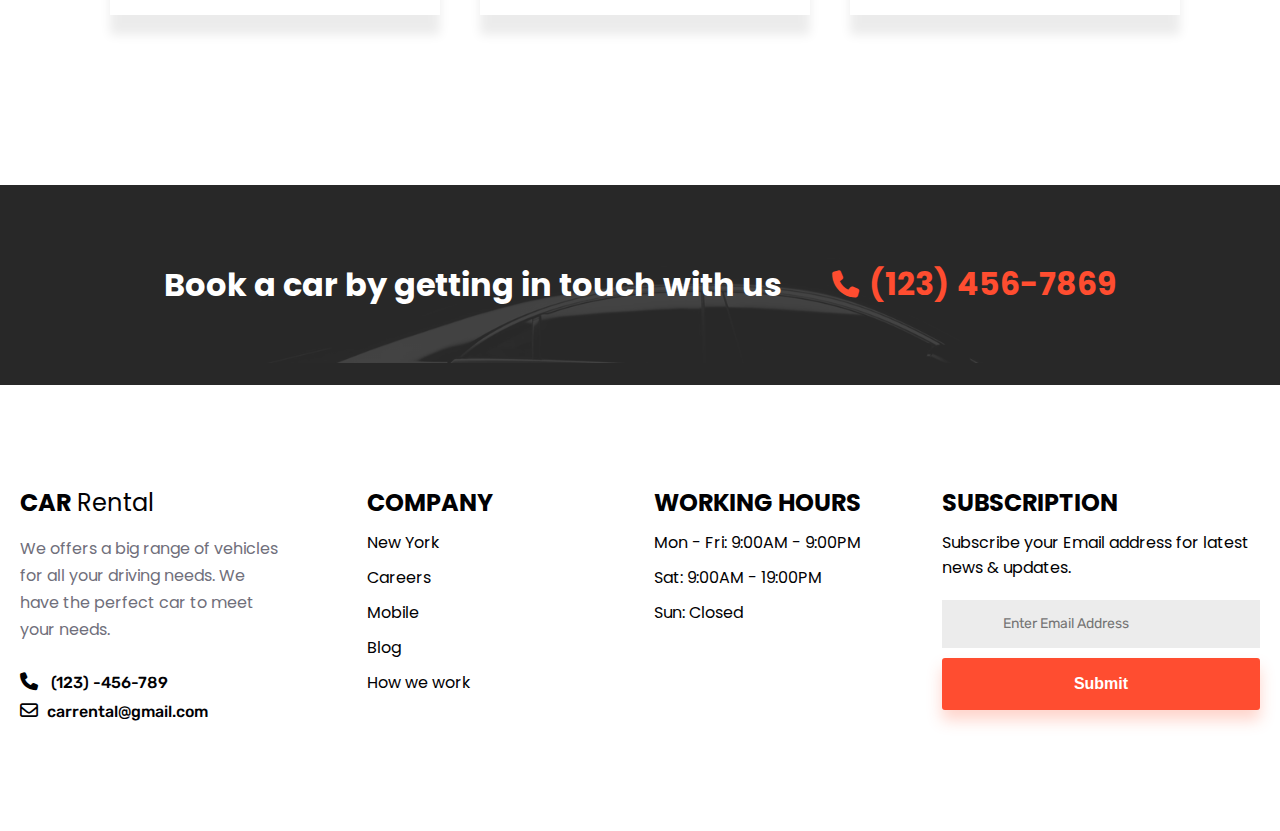
<file: assets/pages/team.html>
<!DOCTYPE html>
<html lang="en">
  <head>
    <meta charset="utf-8">
    <meta name="viewport" content="width=device-width, initial-scale=1">
    <link rel="stylesheet" type="text/css" href="https://cdnjs.cloudflare.com/ajax/libs/font-awesome/6.4.2/css/all.min.css">
    <meta
      name="description"
      content="Discover the best deals you'll ever find with our unbeatable offers. We're dedicated to providing you with the best value for your money, so you can enjoy top-quality services and products without breaking the bank. Our deals are designed to give you the ultimate renting experience, so don't miss out on your chance to save big."
    />
    <link rel="icon" type="image/x-icon" href="../images/logo/rent-icon.png" />

    <link rel="preconnect" href="https://fonts.googleapis.com">
    <link rel="preconnect" href="https://fonts.gstatic.com" crossorigin>
    <link href="https://fonts.googleapis.com/css2?family=Poppins:wght@400;500;600;700&display=swap" rel="stylesheet">

    <link rel="preconnect" href="https://fonts.googleapis.com">
    <link rel="preconnect" href="https://fonts.gstatic.com" crossorigin>
    <link href="https://fonts.googleapis.com/css2?family=Rubik:wght@400;500;600;700&display=swap" rel="stylesheet">
    <link rel="stylesheet" type="text/css" href="../css/styles.css">
    <title>Car Rental | Team</title>
  </head>
  <body>
    <header id="header">
      <nav>
        <div class="mobile-navbar" id="mobile-navbar">
          <div class="mobile-navbar__close">
            <i class="fa-solid fa-xmark" onclick="addMobileNav()"></i>
          </div>
          <ul class="mobile-navbar__links">
            <li>
              <a href="../../index.html">Home</a>
            </li>
            <li>
              <a href="../pages/about.html">About</a>
            </li>
            <li>
              <a href="../pages/modal.html">Models</a>
            </li>
            <li>
              <a href="../pages/testimonials.html">Testimonials</a>
            </li>
            <li>
              <a href="../pages/team.html">Our Team</a>
            </li>
            <li>
              <a href="../pages/contact.html">Contact</a>
            </li>
          </ul>
        </div>
        <div class="navbar">
          <div class="navbar__img">
            <a href="../../index.html">
              <img src="../images/logo/logo.png" alt="logo-img">
            </a>
          </div>
          <ul class="navbar__links">
            <li>
              <a class="home-link" href="../../index.html">Home</a>
            </li>
            <li>
              <a class="about-link" href="../pages/about.html">About</a>
            </li>
            <li>
              <a class="models-link" href="../pages/modal.html">Vehicle Models</a>
            </li>
            <li>
              <a class="testi-link" href="../pages/testimonials.html">Testimonials</a>
            </li>
            <li>
              <a class="team-link" href="../pages/team.html">Our Team</a>
            </li>
            <li>
              <a class="contact-link" href="../pages/contact.html">Contact</a>
            </li>
          </ul>
          <div class="navbar__buttons">
            <a class="navbar__buttons__sign-in" href="#">Sign In</a>
            <a class="navbar__buttons__register" href="#">Register</a>
          </div>
          <div class="mobile-hamb">
            <i class="fa-solid fa-bars" onclick="addMobileNav()"></i>
          </div>
        </div>
      </nav>
    </header>
    <main>
      <section class="hero-pages">
        <div class="hero-pages__overlay"></div>
        <div class="container">
          <div class="hero-pages__text">
            <h3>Our Team</h3>
            <p>
              <a href="../../index.html">Home</a> / Our Team
            </p>
          </div>
        </div>
      </section>
      <section class="team-page">
        <div class="cotnainer">
  <div class="team-container">
    <div class="scroll-up ">
          <a href="#header"><i class="fa-solid fa-arrow-up"></i></a>
        </div>
    <div class="team-container__box">
      <div class="team-container__box__img-div">
        <img src="../images/team/1.png" alt="team_img">
      </div>
      <div class="team-container__box__descr">
        <h3>Luke Miller</h3>
        <p>Salesman</p>
      </div>
    </div>
    <div class="team-container__box">
      <div class="team-container__box__img-div">
        <img src="../images/team/2.png" alt="team_img">
      </div>
      <div class="team-container__box__descr">
        <h3>Michael Diaz</h3>
        <p>Business Owner</p>
      </div>
    </div>
    <div class="team-container__box">
      <div class="team-container__box__img-div">
        <img src="../images/team/3.png" alt="team_img">
      </div>
      <div class="team-container__box__descr">
        <h3>Briana Ross</h3>
        <p>Photographer</p>
      </div>
    </div>
    <div class="team-container__box">
      <div class="team-container__box__img-div">
        <img src="../images/team/4.png" alt="team_img">
      </div>
      <div class="team-container__box__descr">
        <h3>Lauren Rivera</h3>
        <p>Car Detailist</p>
      </div>
    </div>
    <div class="team-container__box">
      <div class="team-container__box__img-div">
        <img src="../images/team/5.png" alt="team_img">
      </div>
      <div class="team-container__box__descr">
        <h3>Martin Rizz</h3>
        <p>Mechanic</p>
      </div>
    </div>
    <div class="team-container__box">
      <div class="team-container__box__img-div">
        <img src="../images/team/6.png" alt="team_img">
      </div>
      <div class="team-container__box__descr">
        <h3>Caitlyn Hunt</h3>
        <p>Menager</p>
      </div>
    </div>
  </div>
</div>
      </section>
      <section class="book-banner">
        <div class="book-banner__overlay"></div>
        <div class="container">
          <div class="text-content">
            <h2>Book a car by getting in touch with us</h2>
            <span>
              <i class="fa-solid fa-phone"></i> 
              <h3>(123) 456-7869</h3>
            </span>
          </div>
        </div>
      </section>
    </main>
    <footer>
      <div class="container">
        <div class="footer-content">
          <ul class="footer-content__1">
            <li>
              <span>CAR</span> Rental
            </li>
            <li>We offers a big range of vehicles for all your driving needs. We have the perfect car to meet your needs.</li>
            <li>
              <a href="tel:123456789">
                <i class="fa-solid fa-phone"></i>
                (123) -456-789 </a>
            </li>
            <li>
              <a href="mailto:  carrental@gmail.com">
                <i class="fa-regular fa-envelope"></i>carrental@gmail.com </a>
            </li>
          </ul>
          <ul class="footer-content__2">
            <li>Company</li>
            <li>
              <a href="#home">New York</a>
            </li>
            <li>
              <a href="#home">Careers</a>
            </li>
            <li>
              <a href="#home">Mobile</a>
            </li>
            <li>
              <a href="#home">Blog</a>
            </li>
            <li>
              <a href="#home">How we work</a>
            </li>
          </ul>
          <ul class="footer-content__2">
            <li>Working Hours</li>
            <li>Mon - Fri: 9:00AM - 9:00PM</li>
            <li>Sat: 9:00AM - 19:00PM</li>
            <li>Sun: Closed</li>
          </ul>
          <ul class="footer-content__2">
            <li>Subscription</li>
            <li>
              <p>Subscribe your Email address for latest news &amp; updates.</p>
            </li>
            <li>
              <input type="email" placeholder="Enter Email Address">
            </li>
            <li>
              <button class="submit-email">Submit</button>
            </li>
          </ul>
        </div>
      </div>
    </footer>
    <!-- script -->
    <script src="../js/index.js"></script>
  </body>
</html>
</file>
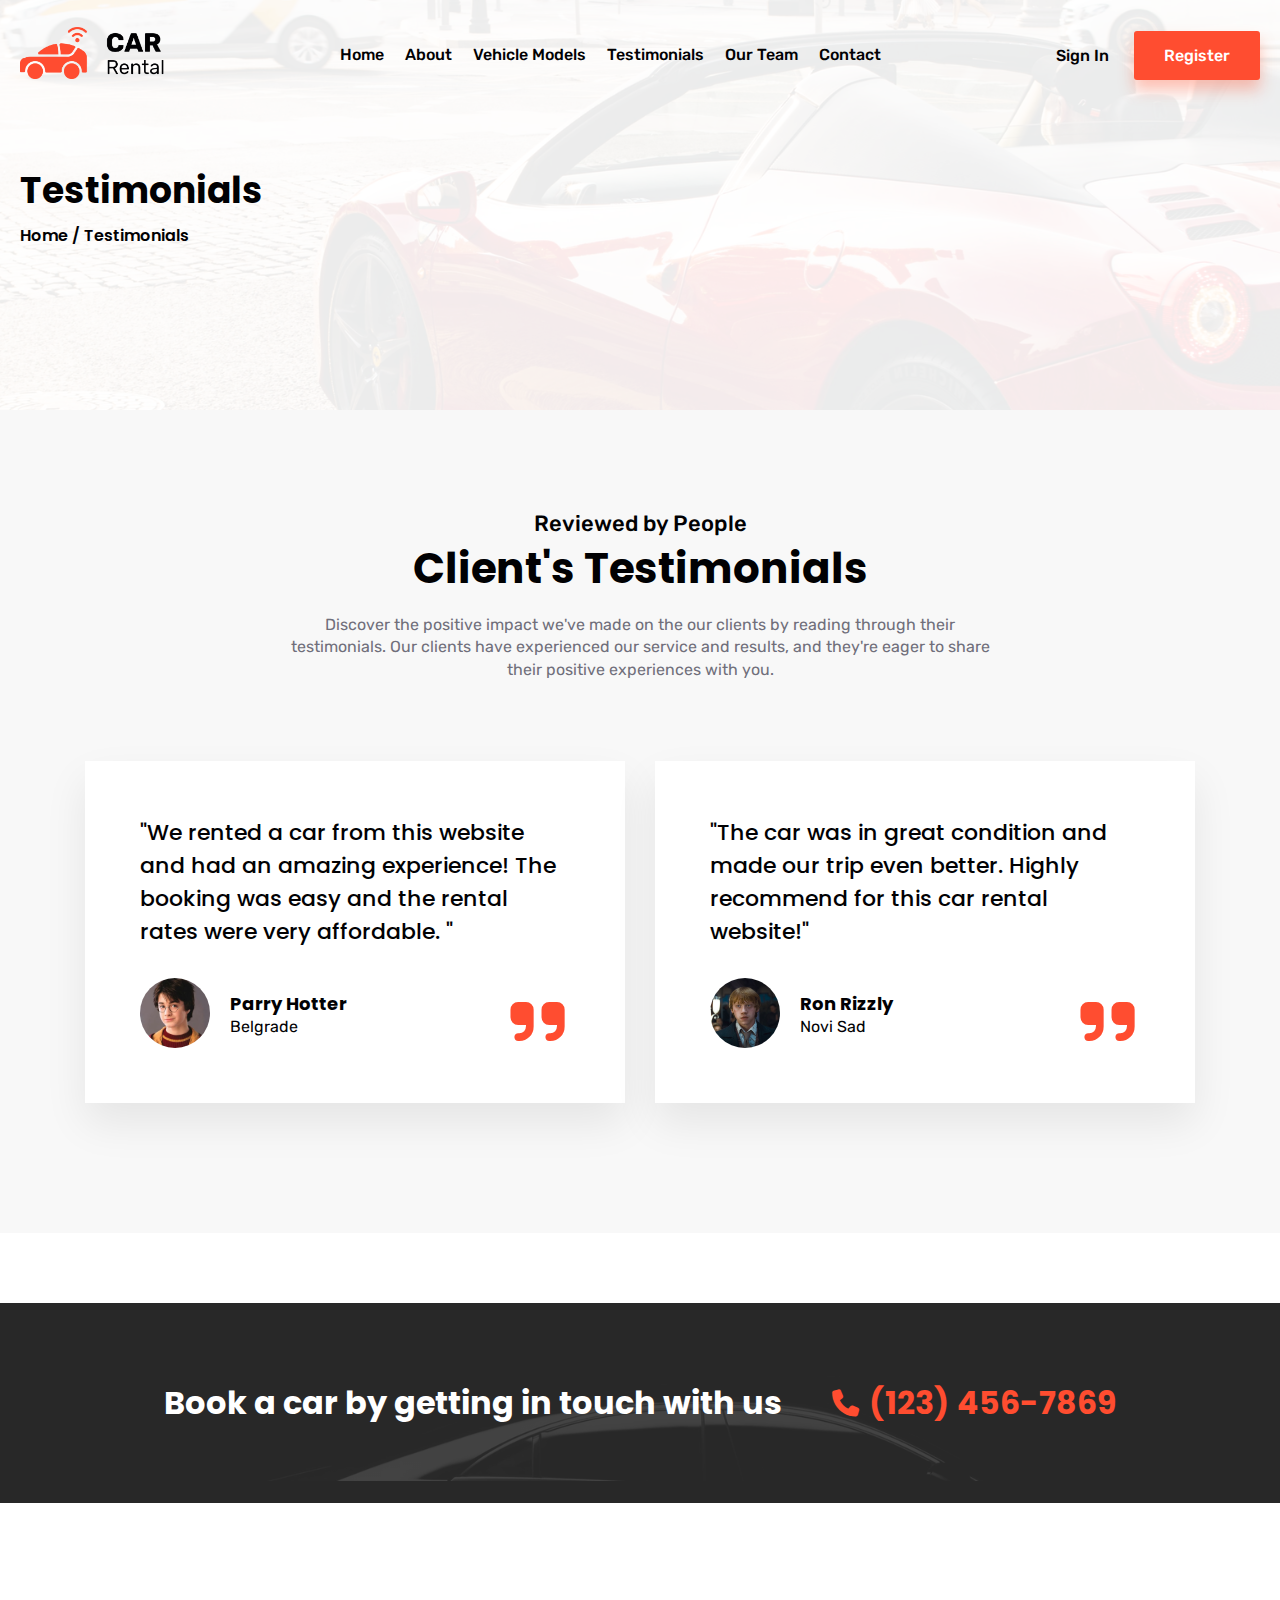
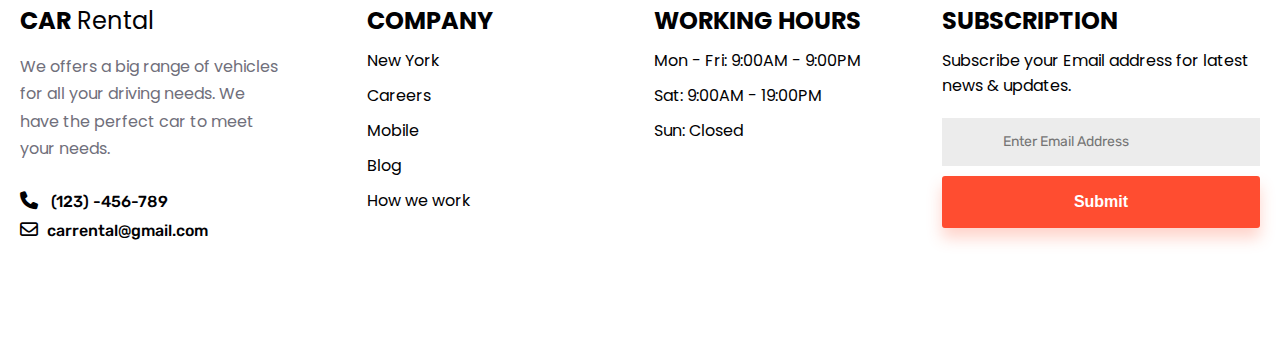
<file: assets/pages/testimonials.html>
<!DOCTYPE html>
<html lang="en">
  <head>
    <meta charset="utf-8">
    <meta name="viewport" content="width=device-width, initial-scale=1">
    <link rel="stylesheet" type="text/css" href="https://cdnjs.cloudflare.com/ajax/libs/font-awesome/6.4.2/css/all.min.css">
    <meta
      name="description"
      content="Discover the best deals you'll ever find with our unbeatable offers. We're dedicated to providing you with the best value for your money, so you can enjoy top-quality services and products without breaking the bank. Our deals are designed to give you the ultimate renting experience, so don't miss out on your chance to save big."
    />
    <link rel="icon" type="image/x-icon" href="../images/logo/rent-icon.png" />

    <link rel="preconnect" href="https://fonts.googleapis.com">
    <link rel="preconnect" href="https://fonts.gstatic.com" crossorigin>
    <link href="https://fonts.googleapis.com/css2?family=Poppins:wght@400;500;600;700&display=swap" rel="stylesheet">

    <link rel="preconnect" href="https://fonts.googleapis.com">
    <link rel="preconnect" href="https://fonts.gstatic.com" crossorigin>
    <link href="https://fonts.googleapis.com/css2?family=Rubik:wght@400;500;600;700&display=swap" rel="stylesheet">
    <link rel="stylesheet" type="text/css" href="../css/styles.css">
    <title>Car Rental | Testimonial</title>
  </head>
  <body>
    <header id="header">
      <nav>
        <div class="mobile-navbar" id="mobile-navbar">
          <div class="mobile-navbar__close">
            <i class="fa-solid fa-xmark" onclick="addMobileNav()"></i>
          </div>
          <ul class="mobile-navbar__links">
            <li>
              <a href="../../index.html">Home</a>
            </li>
            <li>
              <a href="../pages/about.html">About</a>
            </li>
            <li>
              <a href="../pages/modal.html">Models</a>
            </li>
            <li>
              <a href="../pages/testimonials.html">Testimonials</a>
            </li>
            <li>
              <a href="../pages/team.html">Our Team</a>
            </li>
            <li>
              <a href="../pages/contact.html">Contact</a>
            </li>
          </ul>
        </div>
        <div class="navbar">
          <div class="navbar__img">
            <a href="../../index.html">
              <img src="../images/logo/logo.png" alt="logo-img">
            </a>
          </div>
          <ul class="navbar__links">
            <li>
              <a class="home-link" href="../../index.html">Home</a>
            </li>
            <li>
              <a class="about-link" href="../pages/about.html">About</a>
            </li>
            <li>
              <a class="models-link" href="../pages/modal.html">Vehicle Models</a>
            </li>
            <li>
              <a class="testi-link" href="../pages/testimonials.html">Testimonials</a>
            </li>
            <li>
              <a class="team-link" href="../pages/team.html">Our Team</a>
            </li>
            <li>
              <a class="contact-link" href="../pages/contact.html">Contact</a>
            </li>
          </ul>
          <div class="navbar__buttons">
            <a class="navbar__buttons__sign-in" href="#">Sign In</a>
            <a class="navbar__buttons__register" href="#">Register</a>
          </div>
          <div class="mobile-hamb">
            <i class="fa-solid fa-bars" onclick="addMobileNav()"></i>
          </div>
        </div>
      </nav>
    </header>
    <main>
      <section class="hero-pages">
        <div class="hero-pages__overlay"></div>
        <div class="container">
          <div class="hero-pages__text">
            <h3>Testimonials</h3>
            <p>
              <a href="../../index.html">Home</a> / Testimonials
            </p>
          </div>
        </div>
      </section>
      <section class="testimonials-section">
        <div class="container">
          <div class="testimonials-content__title">
            <h4>Reviewed by People</h4>
            <h2>Client's Testimonials</h2>
            <p>Discover the positive impact we've made on the our clients by reading through their testimonials. Our clients have experienced our service and results, and they're eager to share their positive experiences with you.</p>
          </div>
          <div class="all-testimonials">
            <div class="scroll-up ">
                <a href="#header"><i class="fa-solid fa-arrow-up"></i></a>
              </div>
            <div class="all-testimonials__box">
              <span class="quotes-icon">
                <i class="fa-solid fa-quote-right"></i>
              </span>
              <p>"We rented a car from this website and had an amazing experience! The booking was easy and the rental rates were very affordable. "</p>
              <div class="all-testimonials__box__name">
                <div class="all-testimonials__box__name__profile">
                  <img src="../images/testimonials/pfp1.jpg" alt="user_img">
                  <span>
                    <h4>Parry Hotter</h4>
                    <p>Belgrade</p>
                  </span>
                </div>
              </div>
            </div>
            <div class="all-testimonials__box box-2">
                
              <span class="quotes-icon">
                <i class="fa-solid fa-quote-right"></i>
              </span>
              <p>"The car was in great condition and made our trip even better. Highly recommend for this car rental website!"</p>
              <div class="all-testimonials__box__name">
                <div class="all-testimonials__box__name__profile">
                  <img src="../images/testimonials/pfp2.jpg" alt="user_img">
                  <span>
                    <h4>Ron Rizzly</h4>
                    <p>Novi Sad</p>
                  </span>
                </div>
              </div>
            </div>
          </div>
        </div>
      </section>
      <section class="book-banner">
        <div class="book-banner__overlay"></div>
        <div class="container">
          <div class="text-content">
            <h2>Book a car by getting in touch with us</h2>
            <span>
              <i class="fa-solid fa-phone"></i> 
              <h3>(123) 456-7869</h3>
            </span>
          </div>
        </div>
      </section>
    </main>
    <footer>
      <div class="container">
        <div class="footer-content">
          <ul class="footer-content__1">
            <li>
              <span>CAR</span> Rental
            </li>
            <li>We offers a big range of vehicles for all your driving needs. We have the perfect car to meet your needs.</li>
            <li>
              <a href="tel:123456789">
                <i class="fa-solid fa-phone"></i>
                (123) -456-789 </a>
            </li>
            <li>
              <a href="mailto:  carrental@gmail.com">
                <i class="fa-regular fa-envelope"></i>carrental@gmail.com </a>
            </li>
          </ul>
          <ul class="footer-content__2">
            <li>Company</li>
            <li>
              <a href="#home">New York</a>
            </li>
            <li>
              <a href="#home">Careers</a>
            </li>
            <li>
              <a href="#home">Mobile</a>
            </li>
            <li>
              <a href="#home">Blog</a>
            </li>
            <li>
              <a href="#home">How we work</a>
            </li>
          </ul>
          <ul class="footer-content__2">
            <li>Working Hours</li>
            <li>Mon - Fri: 9:00AM - 9:00PM</li>
            <li>Sat: 9:00AM - 19:00PM</li>
            <li>Sun: Closed</li>
          </ul>
          <ul class="footer-content__2">
            <li>Subscription</li>
            <li>
              <p>Subscribe your Email address for latest news &amp; updates.</p>
            </li>
            <li>
              <input type="email" placeholder="Enter Email Address">
            </li>
            <li>
              <button class="submit-email">Submit</button>
            </li>
          </ul>
        </div>
      </div>
    </footer>
    <!-- script -->
    <script src="../js/index.js"></script>
  </body>
</html>
</file>
<file: assets/css/styles.css>
* {
  box-sizing: border-box;
  margin: 0;
  padding: 0;
}

html {
  font-size: 62.5%;
  scroll-behavior: smooth;
}

body {
  background-color: #ffffff;
  font-family: "Poppins", sans-serif;
  position: relative;
}

.container {
  max-width: 133rem ;
  margin: 0 auto ;
  padding: 0 2rem ;
}

/* Firefox */
* {
  scrollbar-width: thin;
  scrollbar-color: #ff4d30 #ffffff;
}

/* Chrome, Edge and Safari */
*::-webkit-scrollbar {
  width: 10px;
  width: 10px;
}

*::-webkit-scrollbar-track {
  border-radius: 5px;
  background-color: #ffffff;
}

*::-webkit-scrollbar-track:hover {
  background-color: #ffffff;
}

*::-webkit-scrollbar-track:active {
  background-color: #ffffff;
}

*::-webkit-scrollbar-thumb {
  border-radius: 20px;
  background-color: #ff4d30;
}

*::-webkit-scrollbar-thumb:hover {
  background-color: #ff4d30;
}

*::-webkit-scrollbar-thumb:active {
  background-color: #ff2525;
}

.navbar {
  max-width: 133rem;
  width: 100%;
  height: auto;
  display: flex;
  justify-content: space-between;
  align-items: center;
  padding: 2.7rem 2rem;
  position: absolute;
  top: 0;
  left: 0;
  right: 0;
  background-color: transparent;
  z-index: 99999;
  margin: 0 auto;
}

.navbar__img {
  width: 14.5rem;
}

.navbar__img img {
  width: 100%;
  height: 100%;
}

.navbar__links {
  display: flex;
  list-style: none;
  gap: 2.1rem;
}

.navbar__links a {
  font-size: 1.6rem;
  font-family: "Rubik", sans-serif;
  font-weight: 500;
  color: #010103;
  text-decoration: none;
  cursor: pointer;
  transition: all 0.3s;
}

.navbar__links a:hover {
  color: #ff4d30;
}

@media (max-width: 1000px) {
  .navbar__links {
    display: none;
  }
}

.navbar__buttons {
  display: flex;
  gap: 2.5rem;
  font-size: 1.6rem;
  font-family: "Rubik", sans-serif;
  font-weight: 500;
  align-items: center;
}

@media (max-width: 1000px) {
  .navbar__buttons {
    display: none;
  }
}

.navbar__buttons__sign-in {
  color: #010103;
  cursor: pointer;
  transition: all 0.3s;
}

.navbar__buttons__sign-in:hover {
  color: #ff4d30;
}

.navbar__buttons__register {
  background-color: #ff4d30;
  color: white;
  padding: 1.5rem 3rem;
  border-radius: 3px;
  box-shadow: 0 10px 15px 0 rgba(255, 83, 48, 0.35);
  transition: all 0.3s;
}

.navbar__buttons__register:hover {
  box-shadow: 0 10px 15px 0 rgba(255, 83, 48, 0.5);
  background-color: #fa4226;
}

.navbar__buttons a {
  text-decoration: none;
}

.mobile-hamb {
  font-size: 2.8rem;
  display: none;
  cursor: pointer;
  transition: all 0.3s;
}

.mobile-hamb:hover {
  color: #ff4d30;
}

@media (max-width: 1000px) {
  .mobile-hamb {
    display: flex;
  }
}

.mobile-navbar {
  display: flex;
  flex-direction: column;
  width: 100%;
  height: 100vh;
  position: fixed;
  top: 0;
  left: -100%;
  background-color: #ffffff;
  z-index: 999999;
  justify-content: center;
  align-items: center;
  transition: all 0.5s ease-in-out;
}

.mobile-navbar__close {
  font-size: 3rem;
  position: absolute;
  top: 3.5rem;
  right: 3.5rem;
  cursor: pointer;
  transition: all 0.3s;
}

.mobile-navbar__close:hover {
  color: #ff4d30;
}

.mobile-navbar__links {
  display: flex;
  flex-direction: column;
  list-style: none;
  font-size: 2rem;
  gap: 3rem;
  text-align: center;
}

.mobile-navbar__links li a {
  text-decoration: none;
  color: #010103;
  font-weight: 500;
  transition: all 0.3s;
}

.mobile-navbar__links li a:hover {
  color: #ff4d30;
}

.open-nav {
  left: 0;
}
	
.hero-section {
  width: 100%;
  height: 97vh;
  background-color: #f8f8f8;
  position: relative;
}

.bg-shape {
  position: absolute;
  top: 0;
  right: 0;
  z-index: 1;
}

@media (max-width: 992px) {
  .bg-shape {
    display: none;
  }
}

.hero-content {
  width: 100%;
  height: 100vh;
  display: flex;
  align-items: center;
  position: relative;
}

@media (max-width: 992px) {
  .hero-content {
    justify-content: center;
  }
}

.hero-content__text {
  display: flex;
  flex-direction: column;
  z-index: 3;
  max-width: 50rem;
  margin-top: 5rem;
}

@media (max-width: 992px) {
  .hero-content__text {
    text-align: center;
    align-items: center;
  }
}

.hero-content__text h4 {
  font-size: 2.2rem;
  font-family: "Rubik", sans-serif;
  color: #010103;
  padding-top: 3rem;
}

.hero-content__text h1 {
  font-size: 5.2rem;
  font-family: "Poppins", sans-serif;
  font-weight: 700;
  color: #010103;
  line-height: 1.2;
  margin-top: 1rem;
  margin-bottom: 2.3rem;
}

@media(max-width: 500px) {
	.hero-content__text h1 {
		font-size: 4.2rem;
	}
}

.hero-content__text h1 span {
  color: #ff4d30;
}

.hero-content__text p {
  font-size: 1.6rem;
  font-family: "Rubik", sans-serif;
  max-width: 400px;
  line-height: 1.6;
  color: #706f7b;
  margin-bottom: 4rem;
}

.hero-content__text__btns {
  display: flex;
  gap: 2rem;
  font-size: 1.6rem;
  font-family: "Rubik", sans-serif;
}

@media (max-width: 450px) {
  .hero-content__text {
  	margin-top: 12rem;
  }

  .hero-content__text__btns {
    flex-direction: column;
  }
}

.hero-content__text__btns a {
  text-decoration: none;
  color: white;
  font-weight: 700;
  display: flex;
  align-items: center;
  justify-content: center;
}

.hero-content__text__btns--book-ride {
  background-color: #ff4d30;
  padding: 1.8rem 3rem;
  border-radius: 0.3rem;
  box-shadow: 0 10px 15px 0 rgba(255, 83, 48, 0.35);
  transition: all 0.3s;
  border: 2px solid #ff4d30;
}

@media (max-width: 450px) {
  .hero-content__text__btns--book-ride {
    padding: 1.8rem 8rem;
  }
}

.hero-content__text__btns--book-ride i {
	padding-left: .5em;
}

.hero-content__text__btns--book-ride:hover {
  box-shadow: 0 10px 15px 0 rgba(255, 83, 48, 0.6);
  background-color: #fa4226;
}

.hero-content__text__btns--learn-more {
  background-color: #010103;
  padding: 1.8rem 3rem;
  border-radius: 0.3rem;
  border: 2px solid #010103;
  transition: all 0.3s;
}

.hero-content__text__btns--learn-more i {
	padding-left: .5em;
}

.hero-content__text__btns--learn-more:hover {
  background-color: transparent;
  color: #010103;
}

.hero-content__car-img {
  z-index: 2;
  position: absolute;
  right: 0;
  width: 65%;
  margin-top: 5rem;
}

@media (max-width: 992px) {
  .hero-content__car-img {
    display: none;
  }
}

.scroll-up {
  position: fixed;
  font-size: 2.5rem;
  color: white;
  background-color: #ff4d30;
  border: 3px solid white;
  width: 1.8rem;
  height: 1.8rem;
  bottom: 5rem;
  border-radius: 50%;
  right: 5rem;
  z-index: 20;
  display: none;
  align-items: center;
  text-align: center;
  justify-content: center;
  padding: 2rem;
  cursor: pointer;
}

.show-scroll {
  display: flex;
}

.scroll-up a {
  text-decoration: none;
  color: #FFF;
  font-size: 1.8rem;
}

.book-section {
  position: relative;
  background: linear-gradient(to bottom, #f8f8f8 20%, #ffffff 80%);
}

@media (max-width: 450px) {
	.book-section {
		padding-top: 6em;
	}
}

.book-content {
  margin: 0 auto;
  margin-bottom: 10rem;
}

.book-content__box {
  background-color: #ffffff;
  width: 100%;
  padding: 4rem 4.5rem 5rem 5.5rem;
  box-shadow: 0 10px 20px 0 rgba(0, 0, 0, 0.1);
  height: auto;
  position: relative;
  z-index: 4;
  color: white;
  border-radius: 5px;
  background-image: url("../images/book-car/book-bg.png");
  background-position: center center;
  background-repeat: no-repeat;
  background-size: cover;
  display: flex;
  flex-direction: column;
  color: #010103;
}

@media (max-width: 400px) {
  .book-content__box {
    padding: 4rem 2.5rem 5rem 2.5rem;
    margin-top: 3rem;
  }
}

.book-content__box h2 {
  font-size: 2.4rem;
  font-weight: 700;
  margin-bottom: 2.7rem;
}

.book-content__box .box-form {
  display: grid;
  grid-template-columns: 1fr 1fr 1fr;
  grid-template-rows: auto auto auto;
  gap: 2rem;
}

.book-content__box .box-form b {
  color: #ff4d30;
}

@media (max-width: 1000px) {
  .book-content__box .box-form {
    grid-template-columns: 1fr 1fr;
  }
}

@media (max-width: 630px) {
  .book-content__box .box-form {
    grid-template-columns: 1fr;
  }
}

.book-content__box .box-form__car-type {
  display: flex;
  flex-direction: column;
}

.book-content__box .box-form__car-type label {
  font-size: 1.6rem;
  font-weight: 600;
  margin-bottom: 1.2rem;
  display: flex;
  align-items: center;
}

.book-content__box .box-form__car-type label i {
	font-size: 1.8rem;
	padding-right: .5em;
}

.book-content__box .box-form__car-type select {
  font-size: 1.5rem;
  color: #ababab;
  font-family: "Rubik", sans-serif;
  border: 1px solid #ccd7e6;
  border-radius: 3px;
  font-weight: 400;
  padding: 1.2rem 1.3rem;
  outline: none;
}

.book-content__box .box-form__car-type select option {
  color: #000;
  padding: 1em 0;
}

.book-content__box .box-form__car-time {
  display: flex;
  flex-direction: column;
  position: relative;
}

.book-content__box .box-form__car-time input {
  outline: none;
  color: #878585;
  padding-right: 1rem;
  border: 1px solid #ccd7e6;
}

.book-content__box .box-form__car-time label {
  font-size: 1.6rem;
  font-weight: 600;
  margin-bottom: 1.2rem;
}

.book-content__box .box-form__car-time label i {
  font-size: 1.8rem;
  padding-right: .5em;
}

.book-content__box .box-form__car-time ::-webkit-datetime-edit {
  padding: 1.3rem 1.3rem;
}

.book-content__box .box-form__car-time ::-webkit-calendar-picker-indicator {
  cursor: pointer;
  font-size: 1.6rem;
}

.book-content__box button {
  padding: 1.3rem 1.3rem;
  height: -moz-fit-content;
  height: fit-content;
  align-self: self-end;
  border: none;
  font-family: "Rubik", sans-serif;
  font-size: 1.8rem;
  font-weight: 500;
  color: white;
  background-color: #ff4d30;
  box-shadow: 0 10px 15px rgba(255, 83, 48, 0.35);
  cursor: pointer;
  transition: all 0.3s;
}

.book-content__box button:hover {
  box-shadow: 0 10px 15px rgba(255, 83, 48, 0.55);
}

.error-message {
  color: #721c24;
  background-color: #f8d7da;
  border-color: #f5c6cb;
  padding: 1rem 1.4rem;
  margin-bottom: 1.8rem;
  margin-top: -1rem;
  border: 1px solid transparent;
  border-radius: 0.8rem;
  font-size: 1.6rem;
  font-weight: 500;
  justify-content: space-between;
  align-items: center;
  display: none;
}

.error-message i {
  cursor: pointer;
}

.booking-done {
  color: #2a6817; 
  background-color: #c3fabe;
  border-color: #f5c6cb;
  padding: 1rem 1.4rem;
  margin-bottom: 1.8rem;
  margin-top: -1rem;
  border: 1px solid transparent;
  border-radius: 0.8rem;
  font-size: 1.6rem;
  font-weight: 500;
  display: none;
  justify-content: space-between;
  align-items: center;
}

.booking-done i {
  cursor: pointer;
}

.active-modal {
  opacity: 1 !important;
  display: flex !important;
}

.modal-overlay {
  opacity: 0;
  display: none;
  position: fixed;
  width: 100%;
  height: 100%;
  background-color: rgba(0, 0, 0, 0.3);
  z-index: 999999999;
  top: 0;
  right: 0;
}

.booking-modal {
  opacity: 0;
  display: none;
  flex-direction: column;
  position: fixed;
  overflow-x: hidden;
  overflow-y: scroll;
  z-index: 999999999999;
  top: 54%;
  left: 50%;
  transform: translate(-50%, -50%);
  width: 83rem;
  height: 100vh;
  border: 2px solid white;
  background-color: rgb(255, 255, 255);
  padding-right: 2px;
  color: #010103;
}

@media (max-width: 800px) {
  .booking-modal {
    width: 100%;
  }
}

@media (max-width: 600px) {
  .booking-modal {
    top: 50%;
  }
}

.booking-modal__title {
  display: flex;
  justify-content: space-between;
  padding: 1rem 1.5rem;
  background-color: #ff4d30;
  color: white;
  align-items: center;
}

.booking-modal__title h2 {
  font-size: 2.4rem;
  text-transform: uppercase;
}

.booking-modal__title i {
  font-size: 2.5rem;
  color: rgba(255, 255, 255, 0.919);
  cursor: pointer;
  transition: all 0.2;
}

.booking-modal__title i:hover {
  color: white;
}

.booking-modal__message {
  display: flex;
  flex-direction: column;
  gap: 1.5rem;
  padding: 2rem 3rem;
  background-color: #ffeae6;
}

.booking-modal__message h4 {
  font-size: 1.9rem;
  font-weight: 700;
  color: #ff4d30;
}

.booking-modal__message h4 i {
  font-size: 2.5rem;
}

.booking-modal__message p {
  font-size: 1.7rem;
  color: #777777;
  font-weight: 500;
  line-height: 1.6;
}

.booking-modal__car-info {
  background-color: white;
  padding: 3rem 3rem;
  display: grid;
  grid-template-columns: 1fr 1fr;
  border-bottom: 1px solid rgba(119, 119, 119, 0.6235294118);
}

@media (max-width: 650px) {
  .booking-modal__car-info {
    grid-template-columns: 1fr;
    text-align: center;
  }
}

.booking-modal__car-info__dates {
  display: flex;
  flex-direction: column;
  gap: 2rem;
}

.booking-modal__car-info__dates h5 {
  font-size: 1.8rem;
  color: #ff4d30;
}

.booking-modal__car-info__dates span {
  display: flex;
  gap: 1rem;
}

@media (max-width: 650px) {
  .booking-modal__car-info__dates span {
    grid-template-columns: 1fr;
    text-align: center;
    justify-content: center;
  }
}

.booking-modal__car-info__dates span i {
  font-size: 1.8rem;
  padding-top: 0.2rem;
  color: #777777;
}

@media (max-width: 650px) {
  .booking-modal__car-info__dates span i {
    display: none;
  }
}

.booking-modal__car-info__dates span h6 {
  font-size: 1.5rem;
  margin-bottom: 0.2rem;
}

.booking-modal__car-info__dates span p {
  display: inline-block;
  font-size: 1.6rem;
  color: #777777;
}

.booking-modal__car-info__dates span input {
  margin-left: .5em;
}

.booking-modal__car-info__dates span .error-modal {
  font-size: 1.5rem;
  color: #ff4d30;
}
.booking-modal__car-info__model {
  display: flex;
  flex-direction: column;
  gap: 3rem;
}

@media (max-width: 650px) {
  .booking-modal__car-info__model {
    margin-top: 3.5rem;
  }
}

.booking-modal__car-info__model h5 {
  font-size: 1.8rem;
}

.booking-modal__car-info__model h5 span {
    color: #ff4d30;
}

.booking-modal__car-info__model img {
  width: 100%;
  height: auto;
}

.booking-modal__person-info {
  padding: 3rem 3rem;
  background-color: white;
  display: flex;
  flex-direction: column;
}

.booking-modal__person-info h4 {
  font-size: 1.8rem;
  text-transform: uppercase;
  color: #ff4d30;
  margin-bottom: 2rem;
}

.input-time {
  text-align: center;
  width: 8rem;
  font-size: 14px;
  cursor: pointer;
}

.info-form {
  display: flex;
  flex-direction: column;
}

.info-form__checkbox {
  display: flex;
  gap: 1rem;
  align-items: center;
  font-size: 1.6rem;
  color: #565454;
  margin-top: 2rem;
  margin-bottom: 3rem;
}

.info-form__checkbox input {
  width: 1.6rem;
  height: 1.6rem;
}

.info-form__1col {
  grid-template-columns: 1fr !important;
}

.info-form__2col,
.info-form__1col {
  display: grid;
  grid-template-columns: 1fr 1fr;
  gap: 2rem;
  padding: 1rem 0;
}

@media (max-width: 650px) {

  .info-form__2col,
  .info-form__1col {
    grid-template-columns: 1fr;
  }
}

.info-form__2col span,
.info-form__1col span {
  display: flex;
  flex-direction: column;
  gap: 0.4rem;
}

.info-form__2col span label,
.info-form__1col span label {
  font-size: 1.6rem;
  font-weight: 500;
  color: #777777;
}

.info-form__2col span label b,
.info-form__1col span label b {
  color: #ff4d30;
}

.info-form__2col span .error-modal,
.info-form__1col span .error-modal {
  color: #ff4d30;
  font-size: 1.5rem;
  display: none;
}

.info-form__2col span input,
.info-form__1col span input {
  padding: 14px 15px;
  background-color: #dbdbdb;
  color: #555;
  font-size: 1.5rem;
  font-weight: 500;
  outline: none;
  border: none;
}

.reserve-button {
  background-color: #dbdbdb;
  margin: 0 -3rem;
  padding: 3rem;
  text-align: right;
}

@media (max-width: 650px) {
  .reserve-button {
    text-align: center;
  }
}

.reserve-button button {
  font-size: 2.4rem;
  color: white;
  font-weight: 700;
  background-color: #ff4d30;
  border: 1px solid yellow;
  padding: 1.2rem 2rem;
  cursor: pointer;
  transition: all 0.2s;
}

.reserve-button button:hover {
  background-color: #fe3516;
}

.dates-div {
  display: flex;
  flex-direction: column;
  gap: 3.2rem;
}

.plan-section {
  background-color: #ffffff;
  padding: 5.3rem 0;
}

.plan-container {
  display: flex;
  flex-direction: column;
}

.plan-container__title {
  margin: 0 auto;
  text-align: center;
  color: #010103;
}

.plan-container__title h3 {
  font-size: 2.4rem;
  font-family: "Rubik", sans-serif;
  font-weight: 500;
}

.plan-container__title h2 {
  font-size: 4.2rem;
  font-family: "Poppins", sans-serif;
  margin: 1.3rem 0 3rem 0;
}

@media(max-width: 500px) {
	.plan-container__title h2 {
		font-size: 3.5rem;
	}
}

.plan-container__boxes {
  display: grid;
  grid-template-columns: repeat(3, 1fr);
  grid-template-rows: auto;
  margin-top: 3.7rem;
  padding: 0 3rem;
}

@media (max-width: 1021px) {
  .plan-container__boxes {
    grid-template-columns: 1fr 1fr;
    row-gap: 2rem;
  }
}

@media (max-width: 800px) {
  .plan-container__boxes {
    grid-template-columns: 1fr;
    margin-top: 1rem;
  }
}

.plan-container__boxes__box {
  text-align: center;
  padding: 1rem 6rem;
}

@media (max-width: 500px) {
  .plan-container__boxes__box {
    padding: 1rem 1rem;
  }
}

.plan-container__boxes__box img {
  width: 17rem;
  height: auto;
}

.plan-container__boxes__box h3 {
  font-size: 2.4rem;
  margin-bottom: 1rem;
}

.plan-container__boxes__box p {
  font-size: 1.6rem;
  font-family: "Rubik", sans-serif;
  color: #706f7b;
  line-height: 1.43;
}

.pick-section {
  padding: 10rem 0;
}

.pick-container {
  display: flex;
  flex-direction: column;
}

.pick-container__title {
  margin: 0 auto;
  text-align: center;
  color: #010103;
  max-width: 50rem;
  margin-bottom: 5rem;
}

.pick-container__title p {
  font-size: 1.6rem;
  font-family: "Rubik", sans-serif;
  color: #706f7b;
  line-height: 1.5;
}

.pick-container__title h3 {
  font-size: 2.4rem;
  font-family: "Rubik", sans-serif;
  font-weight: 500;
}

.pick-container__title h2 {
  font-size: 4.2rem;
  font-family: "Poppins", sans-serif;
  margin: 0.5rem 0 1rem 0;
}

.pick-container__car-content {
  display: flex;
  justify-content: space-between;
  gap: 1rem;
}

@media (max-width: 1050px) {
  .pick-container__car-content {
    flex-direction: column;
    gap: 5rem;
  }
}

.pick-box {
  display: flex;
  flex-direction: column;
  gap: 0.7rem;
}

.pick-box button {
  font-size: 2rem;
  font-family: "Poppins", sans-serif;
  font-weight: 600;
  border: none;
  cursor: pointer;
  padding: 1.5rem 2.5rem;
  background-color: #e9e9e9;
  transition: all 0.2s;
  text-align: left;
}

.pick-box button:hover {
  background-color: #ff4d30;
  color: white;
}

.pick-car {
  width: 50rem;
  position: relative;
}

@media (max-width: 700px) {
  .pick-car {
    width: 100%;
  }
}

.pick-car img {
  width: 100%;
  margin-top: 6rem;
}

.pick-description {
  width: 25rem;
}

.pick-description__price {
  width: 100%;
  background-color: #ff4d30;
  font-size: 1.8rem;
  display: flex;
  align-items: center;
  gap: 1.5rem;
  color: white;
  padding: 0.3rem 1.9rem;
  white-space: nowrap;
}

.pick-description__price span {
  font-size: 2.8rem;
  font-weight: 700;
}

.pick-description__table {
  display: grid;
  grid-template-columns: 1fr;
  grid-template-rows: auto;
  font-size: 1.4rem;
}

.pick-description__table__col {
  display: grid;
  grid-template-columns: 1fr 1fr;
  text-align: center;
  grid-template-rows: auto;
  padding: 0.9rem 0.5rem;
  border-bottom: 2px solid #706f7b;
  border-right: 2px solid #706f7b;
  border-left: 2px solid #706f7b;
}

.pick-description__table__col span:nth-child(1) {
  border-right: 2px solid #706f7b;
}

.cta-btn {
  font-size: 2rem;
  text-transform: uppercase;
  text-decoration: none;
  font-weight: 600;
  color: white;
  font-family: "Poppins", sans-serif;
  background-color: #ff4d30;
  padding: 1rem 1rem;
  display: flex;
  width: 100%;
  justify-content: center;
  margin-top: 1.4rem;
  transition: all 0.3s;
  box-shadow: 6px 6px 0 #efe9e9;
}

.cta-btn:hover {
  background-color: #e9381d;
}

.box-cars {
  gap: 11rem;
  display: flex;
  justify-content: space-between;
}

@media (max-width: 1200px) {
  .box-cars {
    gap: 2rem;
  }
}

@media (max-width: 700px) {
  .box-cars {
    flex-direction: column;
    align-items: center;
    justify-content: center;
    gap: 5rem;
  }
}

.colored-button {
  background-color: #ff4d30 !important;
  color: white;
}

.banner-section {
  width: 100%;
  height: auto;
  display: flex;
  background-color: #2d2d2d;
  margin: 8rem 0;
  padding: 6rem 0;
  text-align: center;
}

.banner-content {
  color: white;
  display: flex;
  justify-content: space-between;
  width: 100%;
  height: 100%;
  align-items: center;
}

.banner-content__text {
  display: flex;
  flex-direction: column;
  gap: 1.5rem;
}

.banner-content__text h2 {
  font-size: 5.2rem;
  line-height: 1.3;
}

@media (max-width: 550px) {
  .banner-content__text h2 {
    font-size: 4.2rem;
  }
}

.banner-content__text p {
  font-size: 2.4rem;
}

@media (max-width: 550px) {
  .banner-content__text p {
    font-size: 2rem;
  }
}

.banner-content__text span {
  color: #ff4d30;
  font-weight: 500;
}

.choose-section {
  background-color: white;
  padding: 2rem 0 10rem 0;
  background-image: url("../images/chooseUs/bg.png");
  background-position: -225px 255px;
  background-size: cover;
  background-repeat: no-repeat;
}

.choose-container {
  display: flex;
  flex-direction: column;
}

.choose-container__img {
  width: 90%;
  height: auto;
  margin: 0 auto;
}

@media (max-width: 550px) {
  .choose-container__img {
    width: 100%;
  }
}

.text-container {
  display: flex;
  justify-content: space-around;
  margin-top: 3rem;
  width: 100%;
}

@media (max-width: 1000px) {
  .text-container {
    flex-direction: column;
    align-items: center;
    text-align: center;
    gap: 5.5rem;
  }
}

.text-container__left {
  text-align: left;
  display: flex;
  flex-direction: column;
  max-width: 50rem;
  color: #010103;
}

@media (max-width: 1000px) {
  .text-container__left {
    align-items: center;
    text-align: center;
  }
}

.text-container__left h4 {
  font-size: 2.2rem;
  margin-bottom: 0.7rem;
  font-weight: 600;
  font-family: "Rubik", sans-serif;
}

.text-container__left h2 {
  font-size: 4.2rem;
  line-height: 1.2;
  margin-bottom: 2rem;
}

.text-container__left p {
  font-size: 1.6rem;
  font-family: "Rubik", sans-serif;
  line-height: 1.5;
  color: #706f7b;
  margin-bottom: 3.3rem;
}

.text-container__left a {
  text-decoration: none;
  color: white;
  font-weight: 700;
  background-color: #ff4d30;
  padding: 1.5rem 2.5rem;
  border-radius: 0.3rem;
  box-shadow: 0 10px 15px 0 rgba(255, 83, 48, 0.35);
  transition: all 0.3s;
  border: 2px solid #ff4d30;
  font-size: 1.6rem;
  width: -moz-fit-content;
  width: fit-content;
  display: flex;
  align-items: center;
}

.text-container__left a i {
	padding-left: .5em;
}

.text-container__left a:hover {
  box-shadow: 0 10px 15px 0 rgba(255, 83, 48, 0.6);
  background-color: #fa4226;
}

.text-container__right {
  display: flex;
  flex-direction: column;
  gap: 4.5rem;
  max-width: 44rem;
}

.text-container__right__box {
  display: flex;
}

@media (max-width: 550px) {
  .text-container__right__box {
    flex-direction: column;
    align-items: center;
  }
}

.text-container__right__box img {
  width: 11rem;
  height: 11rem;
  margin-right: 1.1rem;
}

.text-container__right__box__text {
  display: flex;
  flex-direction: column;
  gap: 1rem;
  justify-content: center;
}

.text-container__right__box__text h4 {
  font-size: 2.4rem;
}

.text-container__right__box__text p {
  font-size: 1.6rem;
  color: #706f7b;
  font-family: "Rubik", sans-serif;
  line-height: 1.3;
}

.testimonials-section {
  background-color: #f8f8f8;
  padding: 10rem 0;
  color: #010103;
}

.testimonials-content {
  display: flex;
  flex-direction: column;
}

.testimonials-content__title {
  display: flex;
  flex-direction: column;
  margin: 0 auto;
  text-align: center;
  max-width: 70rem;
  margin-bottom: 5rem;
}

.testimonials-content__title h4 {
  font-size: 2.2rem;
  font-family: "Rubik", sans-serif;
  font-weight: 500;
}

.testimonials-content__title h2 {
  font-size: 4.2rem;
  margin-bottom: 1.4rem;
}

.testimonials-content__title p {
  font-size: 1.6rem;
  font-family: "Rubik", sans-serif;
  color: #706f7b;
  line-height: 1.4;
}

.all-testimonials {
  display: flex;
  gap: 3rem;
  width: 100%;
  justify-content: center;
  padding: 3rem;
}

@media (max-width: 1000px) {
  .all-testimonials {
    padding: 0;
  }
}

.all-testimonials__box {
  background-color: white;
  box-shadow: 0 20px 40px 0 rgba(0, 0, 0, 0.08);
  width: 54rem;
  padding: 5.5rem;
  position: relative;
}

@media (max-width: 1000px) {
  .all-testimonials__box {
    padding: 5rem 3rem;
  }
}

.all-testimonials__box p {
  font-size: 2.2rem;
  font-weight: 500;
}

.all-testimonials__box__name {
  display: flex;
}

.all-testimonials__box__name__profile {
  display: flex;
  gap: 2rem;
  align-items: center;
  margin-top: 3rem;
}

.all-testimonials__box__name__profile img {
  width: 7rem;
  height: 7rem;
  border-radius: 50%;
}

.all-testimonials__box__name__profile h4 {
  font-size: 1.8rem;
}

.all-testimonials__box__name__profile p {
  font-size: 1.6rem;
  font-family: "Rubik", sans-serif;
  font-weight: 400;
}

.quotes-icon {
  font-size: 6.2rem;
  color: #ff4d30;
  position: absolute;
  bottom: 33px;
  right: 60px;
}

@media (max-width: 470px) {
  .quotes-icon {
    display: none;
  }
}

@media (max-width: 900px) {
  .box-2 {
    display: none;
  }
}

.faq-section {
  background-image: url("../images/faq/car.png");
  padding: 10rem 0;
  background-size: auto;
  background-repeat: no-repeat;
  background-position: 0 70%;
}

.faq-content {
  display: flex;
  flex-direction: column;
  color: #010103;
}

.faq-content__title {
  display: flex;
  flex-direction: column;
  margin: 0 auto;
  text-align: center;
  max-width: 80rem;
  line-height: 1.5;
}

.faq-content__title h5 {
  font-size: 2.2rem;
}

.faq-content__title h2 {
  font-size: 4.2rem;
  margin-bottom: 1.7rem;
}

.faq-content__title p {
  font-size: 1.6rem;
  color: #706f7b;
}

.all-questions {
  display: flex;
  flex-direction: column;
  align-items: center;
  margin-top: 7rem;
}

.faq-box {
  display: flex;
  flex-direction: column;
  color: #010103;
  background-color: white;
  box-shadow: 0 10px 15px 0 rgba(0, 0, 0, 0.1);
  width: 80rem;
  cursor: pointer;
}

@media (max-width: 850px) {
  .faq-box {
    width: 100%;
  }
}

.faq-box__question {
  display: flex;
  justify-content: space-between;
  align-items: center;
  box-shadow: 0 3px 6px 0 rgba(0, 0, 0, 0.1);
  padding: 1.8rem 4.5rem;
  transition: 0.15s ease;
}

.faq-box__question p {
  font-size: 1.8rem;
  font-weight: 500;
}

.faq-box__question i {
  font-size: 2rem;
}

.faq-box__answer {
  font-size: 1.6rem;
  font-family: "Rubik", sans-serif;
  color: #706f7b;
  line-height: 1.7;
  max-height: 0;
  overflow: hidden;
  transition: 0.4s ease;
  padding: 0 4.5rem;
}

.active-answer {
  max-height: 20rem;
  padding: 2.8rem 4.5rem;
  transition: 0.4s ease;
}

@media (max-width: 550px) {
  .active-answer {
    max-height: 30rem;
  }
}

@media (max-width: 420px) {
  .active-answer {
    max-height: 55rem;
  }
}

.active-question {
  background-color: #ff4d30;
  color: white;
  box-shadow: 0 10px 15px 0 rgba(255, 83, 48, 0.35);
}

.download-section {
  background-image: url("../images/banners/bg02.png");
  background-color: #f8f8f8;
  background-position: top center;
  background-repeat: no-repeat;
  background-size: cover;
  width: 100%;
  height: auto;
  padding: 10rem 0;
}

@media (max-width: 700px) {
  .download-section {
    background-image: none;
  }
}

.download-text {
  display: flex;
  flex-direction: column;
  gap: 2rem;
  max-width: 55rem;
  text-align: left;
}

@media (max-width: 700px) {
  .download-text {
    text-align: center;
    margin: 0 auto;
  }
}

.download-text h2 {
  font-size: 4.2rem;
  color: #010103;
}

.download-text p {
  font-size: 1.6rem;
  color: #706f7b;
  font-family: "Rubik", sans-serif;
  line-height: 1.5;
}

.download-text__btns {
  display: flex;
  gap: 3rem;
  margin-top: 2rem;
}

@media (max-width: 700px) {
  .download-text__btns {
    justify-content: center;
  }
}

@media (max-width: 550px) {
  .download-text__btns {
    flex-direction: column;
    align-items: center;
  }
}

.download-text__btns img {
  width: 40%;
  cursor: pointer;
}

@media (max-width: 550px) {
  .download-text__btns img {
    width: 22rem;
  }
}

footer {
  background-color: #ffffff;
  padding: 10rem 0;
}

.footer-content {
  display: grid;
  grid-template-columns: 27fr 21fr 21fr 21fr;
  gap: 8rem;
  justify-content: center;
  text-align: left;
  color: #010103;
}

@media (max-width: 1100px) {
  .footer-content {
    grid-template-columns: 1fr 1fr;
  }
}

@media (max-width: 650px) {
  .footer-content {
    grid-template-columns: 1fr;
  }
}

.footer-content__1 {
  list-style: none;
}

@media (max-width: 650px) {
  .footer-content__1 {
    text-align: center;
  }
}

.footer-content__1 li a {
  text-decoration: none;
  color: #010103;
  transition: all 0.2s;
}

.footer-content__1 li a:hover {
  color: #ff4d30;
}

.footer-content__1 li:nth-child(1) {
  font-size: 2.4rem;
  margin-bottom: 1.5rem;
}

.footer-content__1 li:nth-child(1) span {
  font-weight: 700;
}

.footer-content__1 li:nth-child(2) {
  font-size: 1.6rem;
  color: #706f7b;
  line-height: 1.7;
  margin-bottom: 3rem;
}

.footer-content__1 li:nth-child(3),
.footer-content__1 li:nth-child(4) {
  font-size: 1.6rem;
  font-family: "Rubik", sans-serif;
  font-weight: 500;
  margin-bottom: 1rem;
}

.footer-content__1 li:nth-child(3) i,
.footer-content__1 li:nth-child(4) i {
	font-size: 1.8rem;
	padding-right: .5em;
}

.footer-content__2 {
  list-style: none;
}

@media (max-width: 650px) {
  .footer-content__2 {
    text-align: center;
  }
}

.footer-content__2 a {
  text-decoration: none;
  color: #010103;
  transition: all 0.2s;
}

.footer-content__2 a:hover {
  color: #ff4d30;
}

.footer-content__2 li {
  font-size: 1.6rem;
  margin-bottom: 1rem;
}

.footer-content__2 li:nth-child(1) {
  font-size: 2.4rem;
  font-weight: 700;
  text-transform: uppercase;
  font-family: "Poppins", sans-serif;
  cursor: auto;
}

.footer-content__2 input {
  font-family: "Rubik", sans-serif;
  font-size: 14px;
  font-weight: 400;
  line-height: 26px;
  background-color: #ececec;
  border-width: 1px;
  border-color: transparent;
  padding: 10px 60px;
  outline: none;
  margin-top: 1rem;
}

@media (max-width: 1100px) {
  .footer-content__2 input {
    width: 100%;
  }
}

.submit-email {
  text-decoration: none;
  color: white;
  font-weight: 700;
  background-color: #ff4d30;
  padding: 1.5rem 2.5rem;
  border-radius: 0.3rem;
  box-shadow: 0 10px 15px 0 rgba(255, 83, 48, 0.25);
  transition: all 0.3s;
  border: 2px solid #ff4d30;
  font-size: 1.6rem;
  width: -moz-fit-content;
  width: fit-content;
  cursor: pointer;
  width: 100%;
}

.submit-email:hover {
  box-shadow: 0 10px 15px 0 rgba(255, 83, 48, 0.4);
  background-color: #fa4226;
}

.hero-pages {
  width: 100%;
  height: 41rem;
  background-image: url("../images/hero/heroes-bg.png");
  background-position: center;
  background-repeat: no-repeat;
  background-size: cover;
  position: relative;
}

.hero-pages__overlay {
  width: 100%;
  height: 100%;
  position: absolute;
  top: 0;
  right: 0;
  background-color: rgba(255, 255, 255, 0.92);
}

.hero-pages__text {
  display: flex;
  flex-direction: column;
  z-index: 3;
  position: relative;
  width: 100%;
  height: 41rem;
  justify-content: center;
  color: #010103;
}

.hero-pages__text h3 {
  font-size: 3.6rem;
  margin-bottom: 0.5rem;
}

.hero-pages__text p {
  font-size: 1.6rem;
  font-weight: 600;
}

.hero-pages__text p a {
  color: #010103;
  text-decoration: none;
  transition: all 0.2s;
}

.hero-pages__text p a:hover {
  color: #ff4d30;
}

.about-main {
  margin: 10rem auto;
  display: flex;
  gap: 5rem;
  max-width: 90rem;
  align-items: center;
}

@media (max-width: 960px) {
  .about-main {
    display: grid;
    grid-template-columns: 1fr;
    text-align: center;
    max-width: 49rem;
  }
}

@media (max-width: 520px) {
  .about-main {
    max-width: 100%;
  }
}

.about-main__img {
  width: 43rem;
  height: 43rem;
}

@media (max-width: 960px) {
  .about-main__img {
    margin: 0 auto;
  }
}

@media (max-width: 520px) {
  .about-main__img {
    width: 100%;
    height: auto;
  }
}

.about-main__text {
  color: #010103;
  display: flex;
  flex-direction: column;
}

.about-main__text h3 {
  font-size: 2.2rem;
  font-family: "Rubik", sans-serif;
  font-weight: 500;
  margin-bottom: 1rem;
}

.about-main__text h2 {
  font-size: 4.2rem;
  line-height: 1.2;
}

.about-main__text p {
  font-size: 1.6rem;
  color: #706f7b;
  font-family: "Rubik", sans-serif;
  line-height: 1.5;
  margin-top: 2rem;
  margin-bottom: 4rem;
}

.about-main__text__icons {
  display: grid;
  grid-template-columns: 1fr 1fr 1fr;
  gap: 4rem;
  align-items: center;
}

@media (max-width: 520px) {
  .about-main__text__icons {
    grid-template-columns: 1fr;
    margin: 0 auto;
    gap: 0;
  }

  .about-main__text__icons p {
    margin-top: 0;
  }
}

.about-main__text__icons__box {
  display: flex;
  flex-direction: column;
}

@media (max-width: 520px) {
  .about-main__text__icons__box {
    align-items: center;
  }
}

.about-main__text__icons__box .last-fk {
  width: 5rem;
}

.about-main__text__icons__box img {
  width: 7rem;
}

.about-main__text__icons__box span {
  display: flex;
  align-items: center;
  gap: 1rem;
}

@media (max-width: 520px) {
  .about-main__text__icons__box span {
    text-align: center;
    flex-direction: column;
  }
}

.about-main__text__icons__box span h4 {
  font-size: 4.6rem;
}

.book-banner {
  display: flex;
  width: 100%;
  height: 20rem;
  background-image: url("../images/banners/book-banner.png");
  position: relative;
  margin-top: 7rem;
}

@media (max-width: 750px) {
  .book-banner {
    height: -moz-fit-content;
    height: fit-content;
    padding: 1rem 0;
  }
}

.book-banner__overlay {
  background-color: #2d2d2d;
  opacity: 0.89;
  width: 100%;
  height: 100%;
  position: absolute;
  top: 0;
  right: 0;
}

.text-content {
  color: white;
  z-index: 5;
  position: relative;
  width: 100%;
  height: 20rem;
  display: flex;
  align-items: center;
  gap: 5rem;
}

@media (max-width: 750px) {
  .text-content {
    flex-direction: column;
    justify-content: center;
    align-items: center;
    gap: 1rem;
    text-align: center;
  }
}

.text-content h2 {
  font-size: 3.2rem;
}

.text-content span {
  display: flex;
  font-size: 2.7rem;
  gap: 1rem;
  align-items: center;
  color: #ff4d30;
  white-space: nowrap;
}

.models-div {
  display: grid;
  grid-template-columns: 1fr 1fr 1fr;
  grid-template-rows: auto;
  gap: 3rem;
  align-items: center;
  text-align: center;
  padding: 10rem 0;
  width: 110rem;
  margin: 0 auto;
}

@media (max-width: 1150px) {
  .models-div {
    grid-template-columns: 1fr 1fr;
    width: -moz-fit-content;
    width: fit-content;
  }
}

@media (max-width: 800px) {
  .models-div {
    grid-template-columns: 1fr;
    width: -moz-fit-content;
    width: fit-content;
  }
}

.models-div__box {
  border: 1px solid #d5d5d5;
  border-radius: 0.3rem;
  display: flex;
  width: 35rem;
  flex-direction: column;
}

@media (max-width: 400px) {
  .models-div__box {
    grid-template-columns: 1fr;
    width: 100%;
  }
}

.models-div__box__img {
  width: 100%;
  height: auto;
  border-radius: 0.3rem;
}

.models-div__box__img img {
  width: 100%;
  height: 27rem;
}

.models-div__box__descr {
  padding: 2rem 3rem;
  display: flex;
  flex-direction: column;
  color: #010103;
}

.models-div__box__descr__name-price {
  display: flex;
  justify-content: space-between;
  align-items: center;
}

.models-div__box__descr__name-price__name {
  display: flex;
  flex-direction: column;
  text-align: left;
  gap: 0.5rem;
}

.models-div__box__descr__name-price__name p {
  font-size: 2.4rem;
  font-weight: 700;
}

.models-div__box__descr__name-price__name span {
  display: flex;
  gap: 0.4rem;
}

.models-div__box__descr__name-price__name span i {
  font-size: 1.4rem;
  color: #ffc933;
}

.models-div__box__descr__name-price__price {
  display: flex;
  flex-direction: column;
  text-align: right;
  text-decoration: none;
}

.models-div__box__descr__name-price__price h4 {
  font-size: 2.8rem;
}

.models-div__box__descr__name-price__price p {
  font-size: 1.6rem;
}

.models-div__box__descr__name-price__details {
  display: grid;
  grid-template-columns: 1fr 1fr;
  row-gap: 2rem;
  -moz-column-gap: 7rem;
  column-gap: 7rem;
  margin-top: 2.5rem;
  margin: 2rem auto;
  padding-bottom: 2.5rem;
  border-bottom: 1px solid #c6c6c6;
}

.models-div__box__descr__name-price__details span {
  font-size: 1.8rem;
  font-weight: 500;
  color: #777777;
  text-align: left;
}

.models-div__box__descr__name-price__details span i {
  color: #777777;
}

.models-div__box__descr__name-price__btn {
  background-color: #ff4d30;
  padding: 1.8rem 3rem;
  border-radius: 0.3rem;
  box-shadow: 0 10px 15px 0 rgba(255, 83, 48, 0.35);
  transition: all 0.3s;
  border: 2px solid #ff4d30;
  font-size: 1.8rem;
  cursor: pointer;
  text-decoration: none;
  color: #FFF;
  font-weight: 600;
}

.models-div__box__descr__name-price__btn:hover {
  box-shadow: 0 10px 15px 0 rgba(255, 83, 48, 0.6);
  background-color: #fa4226;
}

.models-div__box__descr__name-price__btn a {
  text-decoration: none;
  color: white;
  font-weight: 700;
}

.team-container {
  display: grid;
  grid-template-columns: 1fr 1fr 1fr;
  grid-template-rows: auto;
  gap: 4rem;
  align-items: center;
  text-align: center;
  padding: 10rem 2rem;
  width: 110rem;
  margin: 0 auto;
}

@media (max-width: 1150px) {
  .team-container {
    grid-template-columns: 1fr 1fr;
    width: -moz-fit-content;
    width: fit-content;
  }
}

@media (max-width: 800px) {
  .team-container {
    grid-template-columns: 1fr;
    width: -moz-fit-content;
    width: fit-content;
  }
}

.team-container__box {
  width: 33rem;
  background-color: white;
  box-shadow: 0px 20px 10px 0px rgba(0, 0, 0, 0.08);
}

@media (max-width: 400px) {
  .team-container__box {
    width: 100%;
  }
}

.team-container__box__img-div {
  width: 100%;
  height: auto;
  background-color: #f6f6f6;
}

.team-container__box__img-div img {
  width: 100%;
}

.team-container__box__descr {
  color: #010103;
  padding: 3rem;
}

.team-container__box__descr h3 {
  font-size: 2.2rem;
}

.team-container__box__descr p {
  font-size: 1.6rem;
  font-weight: 500;
  color: #777777;
}

.contact-div {
  display: grid;
  grid-template-columns: 1fr 1fr;
  gap: 3rem;
  margin: 0 auto;
  color: #010103;
  padding: 10rem 2rem;
  background-image: url("../images/banners/bg-contact.png");
  background-size: auto;
  background-position: center center;
  background-repeat: no-repeat;
}

@media (max-width: 950px) {
  .contact-div {
    grid-template-columns: 1fr;
    text-align: center;
  }
}

.contact-div__text {
  display: flex;
  flex-direction: column;
  gap: 1rem;
  max-width: 41rem;
}

@media (max-width: 950px) {
  .contact-div__text {
    margin: 0 auto;
    margin-bottom: 2rem;
  }
}

.contact-div__text h2 {
  font-size: 4.2rem;
  line-height: 1.3;
  margin-bottom: 2rem;
}

.contact-div__text p {
  font-size: 1.6rem;
  font-family: "Rubik", sans-serif;
  color: #706f7b;
  line-height: 1.6;
  margin-bottom: 2rem;
}

.contact-div__text a {
  text-decoration: none;
  color: #010103;
  font-size: 1.6rem;
  font-weight: 500;
  transition: all 0.2s;
  margin-bottom: 0.5rem;
}

.contact-div__text a:hover {
  color: #ff4d30;
}

.contact-div__form {
  display: flex;
  flex-direction: column;
}

.contact-div__form form {
  display: flex;
  flex-direction: column;
}

.contact-div__form form label {
  font-size: 1.6rem;
  font-weight: 600;
  margin-bottom: 1rem;
}

.contact-div__form form label b {
  color: #ff4d30;
}

.contact-div__form form input {
  background-color: #f2f2f2;
  padding: 19px 30px 19px 30px;
  font-size: 1.6rem;
  border: none;
  outline: none;
  margin-bottom: 1.5rem;
}

.contact-div__form form textarea {
  background-color: #f2f2f2;
  height: 18rem;
  padding: 19px 30px 19px 30px;
  font-size: 1.6rem;
  border: none;
  outline: none;
  margin-bottom: 2.5rem;
}

.contact-div__form form button {
  background-color: #ff4d30;
  padding: 1.8rem 3rem;
  border-radius: 0.3rem;
  box-shadow: 0 10px 15px 0 rgba(255, 83, 48, 0.35);
  transition: all 0.3s;
  border: 2px solid #ff4d30;
  color: white;
  font-size: 1.8rem;
  font-weight: 600;
  cursor: pointer;
}

.contact-div__form form button:hover {
  box-shadow: 0 10px 15px 0 rgba(255, 83, 48, 0.6);
  background-color: #fa4226;
}

/*# sourceMappingURL=styles.css.map */
</file>
